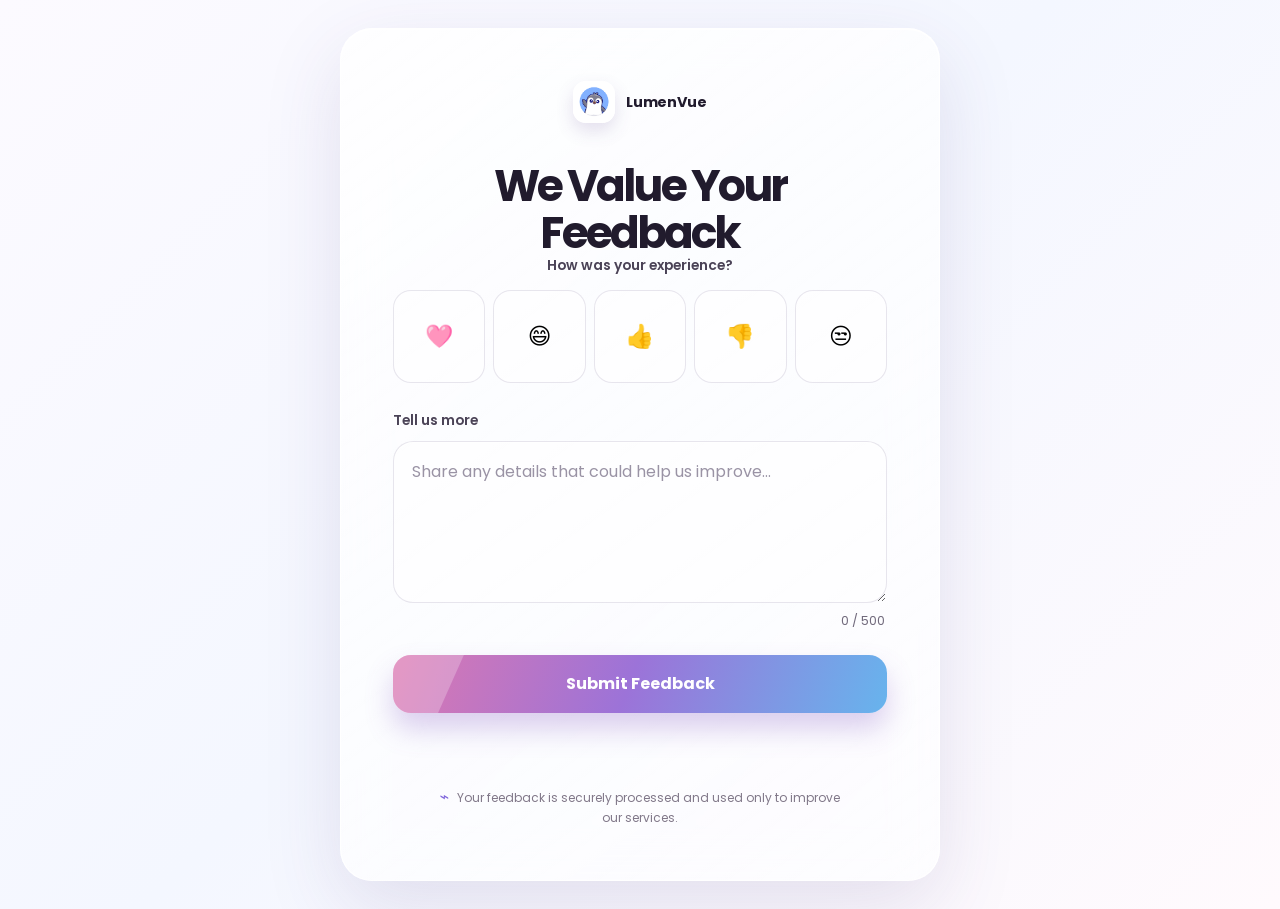
<file: index.html>
<!doctype html>
<html lang="en">
  <head>
    <meta charset="UTF-8" />
    <meta name="viewport" content="width=device-width, initial-scale=1.0" />
    <meta name="theme-color" content="#faf7ff" />
    <title>Customer Feedback Portal</title>
    <link rel="preconnect" href="https://fonts.googleapis.com" />
    <link rel="preconnect" href="https://fonts.gstatic.com" crossorigin />
    <link href="https://fonts.googleapis.com/css2?family=Poppins:wght@400;500;600;700&display=swap" rel="stylesheet" />
    <link rel="stylesheet" href="css/style.css" />
    <link rel="stylesheet" href="css/polish.css" />
    <script src="js/page-transitions.js" defer></script>
  </head>
  <body>
    <div class="ambient" aria-hidden="true">
      <span class="orb orb-one"></span><span class="orb orb-two"></span><span class="orb orb-three"></span>
      <span class="reflection reflection-one"></span><span class="reflection reflection-two"></span>
      <span class="particles"></span>
    </div>

    <main class="portal-frame">
      <section class="feedback-panel" aria-labelledby="page-title">
        <header class="brand">
          <img src="assets/logo.jpg" alt="LumenVue" class="brand-logo" decoding="async" />
          <div>
            <p class="brand-name">LumenVue</p>
          </div>
        </header>

        <form id="feedbackForm" novalidate>
          <div class="intro">
            <h1 id="page-title">We Value Your Feedback</h1>
          </div>

          <fieldset class="rating-fieldset">
            <legend>How was your experience?</legend>
            <div class="emoji-options" role="radiogroup" aria-label="Select your experience rating">
              <button type="button" class="emoji" role="radio" aria-checked="false" aria-label="Loved it" data-emoji="🩷">🩷</button>
              <button type="button" class="emoji" role="radio" aria-checked="false" aria-label="Very happy" data-emoji="😄">😄</button>
              <button type="button" class="emoji" role="radio" aria-checked="false" aria-label="Good" data-emoji="👍">👍</button>
              <button type="button" class="emoji" role="radio" aria-checked="false" aria-label="Not good" data-emoji="👎">👎</button>
              <button type="button" class="emoji" role="radio" aria-checked="false" aria-label="Disappointed" data-emoji="😒">😒</button>
            </div>
          </fieldset>
          <input type="hidden" id="emojiValue" name="emoji" />

          <div class="feedback-input">
            <label for="message">Tell us more</label>
            <textarea id="message" name="message" maxlength="500" placeholder="Share any details that could help us improve..." rows="5" required aria-describedby="charCounter"></textarea>
            <p id="charCounter" class="char-counter" aria-live="polite"><span id="charCount">0</span> / 500</p>
          </div>

          <button id="submitBtn" class="submit-button" type="submit">
            <span class="button-label">Submit Feedback</span>
            <span class="spinner" aria-hidden="true"></span>
          </button>
          <p id="result" class="result" role="status" aria-live="polite"></p>
        </form>

        <p class="privacy"><span aria-hidden="true">⌁</span> Your feedback is securely processed and used only to improve our services.</p>
      </section>
    </main>
    <script src="js/script.js"></script>
  </body>
</html>
</file>
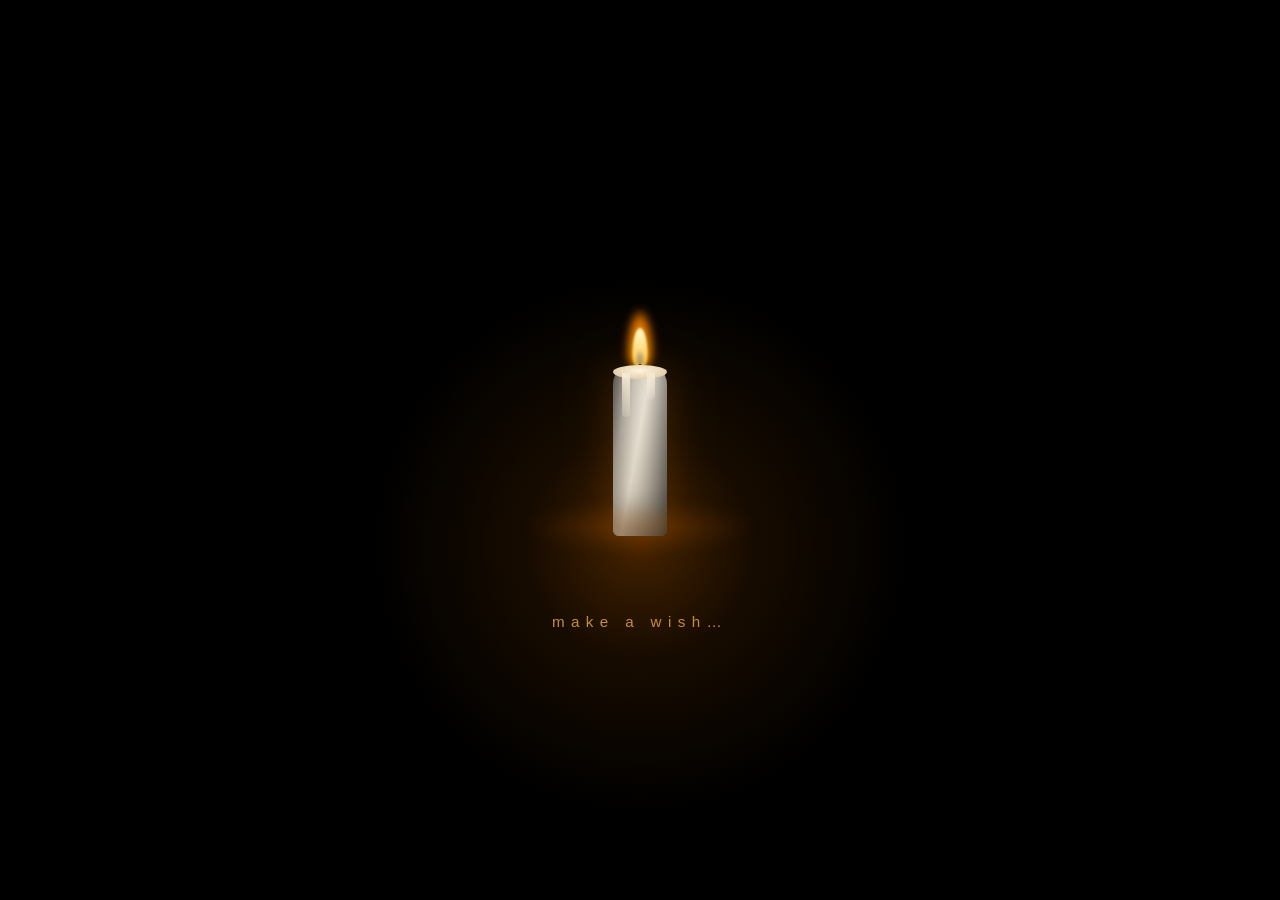
<file: Candle.html>
<!doctype html>
<html lang="en">

<head>
  <meta http-equiv="Content-Type" content="text/html; charset=UTF-8" />
  <meta name="viewport" content="width=device-width, initial-scale=1" />
  <link rel="stylesheet" href="css/css2" data-precedence="default" />
  <link rel="stylesheet" href="css/styles-D7swyh47.css"
    data-precedence="default" />
  <title>Make a Wish — Happy Birthday Deepika</title>
  <meta name="description"
    content="Blow out the candle and watch the night sky open into a magical birthday world of fireworks, stars and butterflies for Deepika." />
  <meta property="og:title" content="Make a Wish — Happy Birthday Deepika" />
  <meta property="og:description"
    content="A cinematic candle, fireworks and a magical midnight birthday world made just for Deepika." />
  <meta property="og:type" content="website" />
  <meta name="twitter:card" content="summary_large_image" />
  <link rel="modulepreload" href="js/index-rCFK9_Bq.js" />
  <link rel="modulepreload" href="js/routes-unnAuZaB.js" />
  <link rel="preconnect" href="https://fonts.googleapis.com/" />
  <link rel="preconnect" href="https://fonts.gstatic.com/" crossorigin="anonymous" />
  <style>
    @font-face {
      font-family: "CameraPlainVariable";
      src: url("https://cdn.gpteng.co/mcp-widgets/v1/fonts/CameraPlainVariable.woff2") format("woff2");
      font-weight: 100 900;
      font-style: normal;
      font-display: swap;
    }


  </style>
  <script defer="" src="js/_flock.js"
    data-proxy-url="/~api/analytics"></script>
  <meta name="twitter:title" content="Make a Wish — Happy Birthday Deepika" />
  <meta name="twitter:description"
    content="A cinematic candle, fireworks and a magical midnight birthday world made just for Deepika." />
</head>

<body>
  <!--$-->
  <main class="stage">
    <div class="candle-stage">
      <button type="button" aria-label="Blow out the candle" class="candle-hit">
        <span class="sr-only">Blow out the candle</span>
        <div class="candle">
          <div class="glow"></div>
          <div class="flame-wrap flame-wrap--lit">
            <div class="flame-outer"></div>
            <div class="flame-inner"></div>
            <div class="flame-core"></div>
          </div>
          <div class="smoke">
            <span style="animation-delay: 0s"></span><span style="animation-delay: 0.35s"></span><span
              style="animation-delay: 0.7s"></span>
          </div>
          <div class="wick"></div>
          <div class="wax">
            <div class="wax-top"></div>
            <div class="wax-drip wax-drip--a"></div>
            <div class="wax-drip wax-drip--b"></div>
          </div>
          <div class="pool"></div>
        </div>
      </button>
      <div class="motes" aria-hidden="true">
        <span style="left: 62.3802%; animation-delay: 1.14948s; animation-duration: 12.4813s;"></span>
        <span style="left: 66.0989%; animation-delay: 3.75159s; animation-duration: 14.4154s;"></span>
        <span style="left: 20.1915%; animation-delay: 1.79219s; animation-duration: 10.8558s;"></span>
        <span style="left: 58.0398%; animation-delay: 7.75832s; animation-duration: 16.0994s;"></span>
        <span style="left: 67.1065%; animation-delay: 0.299327s; animation-duration: 11.9814s;"></span>
        <span style="left: 86.9216%; animation-delay: 7.24005s; animation-duration: 11.7889s;"></span>
        <span style="left: 84.6334%; animation-delay: 7.49934s; animation-duration: 12.0553s;"></span>
        <span style="left: 42.932%; animation-delay: 7.73051s; animation-duration: 9.37309s;"></span>
        <span style="left: 46.852%; animation-delay: 6.45739s; animation-duration: 14.218s;"></span>
        <span style="left: 67.6029%; animation-delay: 2.12252s; animation-duration: 14.6943s;"></span>
        <span style="left: 10.5892%; animation-delay: 1.02979s; animation-duration: 11.4515s;"></span>
        <span style="left: 79.9936%; animation-delay: 6.32306s; animation-duration: 15.2628s;"></span>
        <span style="left: 32.3596%; animation-delay: 1.70643s; animation-duration: 9.87935s;"></span>
        <span style="left: 83.0084%; animation-delay: 3.77298s; animation-duration: 10.4628s;"></span>
      </div>
      <p class="wish-text">Make a wish…</p>
    </div>
    <canvas class="fireworks-canvas" aria-hidden="true"></canvas>
    <div class="flash" aria-hidden="true"></div>
  </main>
  <!--/$-->



  <style id="deepika-entry-fade">
  #entryFade {
    position: fixed;
    inset: 0;
    z-index: 9999;
    background: #05000d;
    opacity: 1;
    pointer-events: none;
    transition: opacity 1.2s ease;
  }

  body.entry-ready #entryFade {
    opacity: 0;
  }
</style>

  <div id="entryFade" aria-hidden="true"></div>

  <style>
 body.birthday-transition {
  background: #020006 !important;
}

.stage--leaving {
  animation: candleSceneFadeOut 0.9s ease forwards;
}

.candle-stage--leaving {
  opacity: 0;
  transform: scale(0.98);
}

@keyframes candleSceneFadeOut {
  from {
    opacity: 1;
  }

  to {
    opacity: 0;
  }
}
</style>



  <script>
  (function() {
    let audioCtx = null;
    let fireworksBuffer = null;

    // Transition timers
    let redirectTimer = null;
    let fadeTimer = null;

    function getAudioContext() {
      if (!audioCtx) {
        let AudioContextClass = window.AudioContext || window.webkitAudioContext;
        if (AudioContextClass) audioCtx = new AudioContextClass();
      }
      if (audioCtx && audioCtx.state === 'suspended') {
        audioCtx.resume();
      }
      return audioCtx;
    }

    // Preload & decode fireworks MP3 for low-latency simultaneous blasts
    async function loadFireworksAudio() {
      let ctx = getAudioContext();
      if (!ctx) return;
      try {
        const resp = await fetch('assets/sounds/fireworks.mp3');
        const arrayBuffer = await resp.arrayBuffer();
        fireworksBuffer = await ctx.decodeAudioData(arrayBuffer);
      } catch (err) {
        // Fallback handled smoothly if served under strict local CORS
      }
    }

    // Synthesize launch whistle sound
    function playWhistleSound(dur = 0.8) {
      let ctx = getAudioContext();
      if (!ctx) return;
      let t = ctx.currentTime;
      let osc = ctx.createOscillator();
      osc.type = 'sine';
      osc.frequency.setValueAtTime(450, t);
      osc.frequency.exponentialRampToValueAtTime(1600, t + dur);
      let g = ctx.createGain();
      g.gain.setValueAtTime(0.0001, t);
      g.gain.exponentialRampToValueAtTime(0.035, t + 0.1);
      g.gain.exponentialRampToValueAtTime(0.0001, t + dur);
      osc.connect(g).connect(ctx.destination);
      osc.start(t);
      osc.stop(t + dur + 0.05);
    }

    // Play blast audio on firework explosion
    function playExplosionSound(size = 1) {
      let ctx = getAudioContext();
      if (!ctx) return;

      if (fireworksBuffer) {
        let src = ctx.createBufferSource();
        src.buffer = fireworksBuffer;
        let gain = ctx.createGain();
        gain.gain.value = Math.min(1.0, 0.4 + size * 0.5);
        // Slight pitch and timing variation for each blast
        src.playbackRate.value = 0.88 + Math.random() * 0.26;
        src.connect(gain).connect(ctx.destination);
        src.start(0);
      } else {
        let audio = new Audio('assets/sounds/fireworks.mp3');
        audio.volume = Math.min(1.0, 0.4 + size * 0.5);
        audio.play().catch(() => {});
      }
    }

    function createNoiseBuffer(ctx, duration) {
      let sampleRate = ctx.sampleRate;
      let bufferSize = Math.floor(sampleRate * duration);
      let buffer = ctx.createBuffer(1, bufferSize, sampleRate);
      let data = buffer.getChannelData(0);
      for (let i = 0; i < bufferSize; i++) {
        data[i] = Math.random() * 2 - 1;
      }
      return buffer;
    }

    function playBlowSound() {
      let ctx = getAudioContext();
      if (!ctx) return;
      let t = ctx.currentTime;
      let src = ctx.createBufferSource();
      src.buffer = createNoiseBuffer(ctx, 0.7);
      let filter = ctx.createBiquadFilter();
      filter.type = 'bandpass';
      filter.frequency.setValueAtTime(500, t);
      filter.frequency.exponentialRampToValueAtTime(1600, t + 0.18);
      filter.frequency.exponentialRampToValueAtTime(300, t + 0.6);
      filter.Q.value = 0.8;
      let gain = ctx.createGain();
      gain.gain.setValueAtTime(0.0001, t);
      gain.gain.exponentialRampToValueAtTime(0.35, t + 0.08);
      gain.gain.exponentialRampToValueAtTime(0.0001, t + 0.55);
      src.connect(filter).connect(gain).connect(ctx.destination);
      src.start(t);
      src.stop(t + 0.7);
    }

    // State Handler & DOM Bindings
    let state = 'lit';
    function initApp() {
      document.body.classList.add('entry-ready');
      let btn = document.querySelector('.candle-hit');
      if (!btn || btn.dataset.initialized === 'true') return;

      btn.dataset.initialized = 'true';
      btn.addEventListener('click', handleBlow);
      btn.addEventListener('touchstart', handleBlow, { passive: false });
    }

    function triggerFlash() {
      let flashEl = document.querySelector('.flash');
      if (!flashEl) return;
      flashEl.classList.add('flash--on');
      setTimeout(() => {
        flashEl.classList.remove('flash--on');
      }, 140);
    }

    function handleBlow(e) {
      if (e) e.preventDefault();
      if (state !== 'lit') return;
      state = 'blowing';

      getAudioContext();
      loadFireworksAudio();
      playBlowSound();

      let candleStage = document.querySelector('.candle-stage');
      let flameWrap = document.querySelector('.flame-wrap');
      let glow = document.querySelector('.glow');
      let smoke = document.querySelector('.smoke');
      let pool = document.querySelector('.pool');
      let wishText = document.querySelector('.wish-text');

      if (flameWrap) {
        flameWrap.className = 'flame-wrap flame-wrap--blowing';
      }

      setTimeout(() => {
        state = 'out';
        if (flameWrap) flameWrap.className = 'flame-wrap flame-wrap--out';
        if (glow) glow.classList.add('glow--off');
        if (pool) pool.classList.add('pool--off');
        if (smoke) smoke.classList.add('smoke--on');
        if (wishText) wishText.classList.add('wish-text--gone');
      }, 520);

      setTimeout(() => {
        state = 'gone';
        if (flameWrap) flameWrap.className = 'flame-wrap flame-wrap--gone';
        if (candleStage) candleStage.classList.add('candle-stage--gone', 'candle-stage--dim');
      }, 1900);

      setTimeout(() => {
  startFireworks();

  if (redirectTimer) {
    clearTimeout(redirectTimer);
  }

  redirectTimer = setTimeout(
    finishCandleExperience,
    7000
  );
}, 2600);
    }
    function finishCandleExperience() {
  fireworksRunning = false;

  if (redirectTimer) {
    clearTimeout(redirectTimer);
    redirectTimer = null;
  }

  const stage =
    document.querySelector('.stage');

  const candleStage =
    document.querySelector('.candle-stage');

  if (stage) {
    stage.classList.add(
      'stage--leaving'
    );
  }

  if (candleStage) {
    candleStage.classList.add(
      'candle-stage--leaving'
    );
  }

  document.body.classList.add(
    'birthday-transition'
  );

  if (fadeTimer) {
    clearTimeout(fadeTimer);
  }

  fadeTimer = setTimeout(() => {
    fadeTimer = null;
    window.location.href = 'Birthday.html';
  }, 900);
}

    // Canvas Fireworks Engine
    let fireworksRunning = false;
    function startFireworks() {
      let canvas = document.querySelector('.fireworks-canvas');
      if (!canvas) return;
      fireworksRunning = true;

      let ctx = canvas.getContext('2d');
      let w = 0, h = 0, dpr = 1;

      function resize() {
        dpr = Math.min(window.devicePixelRatio || 1, 2);
        w = canvas.clientWidth;
        h = canvas.clientHeight;
        canvas.width = Math.floor(w * dpr);
        canvas.height = Math.floor(h * dpr);
        ctx.setTransform(dpr, 0, 0, dpr, 0, 0);
      }
      resize();
      window.addEventListener('resize', resize);

      let particles = [];
      let rockets = [];
      let vibrantHues = [330, 310, 280, 260, 215, 190, 165, 120, 50, 25, 0];

      function explode(rocket) {
        triggerFlash();
        playExplosionSound(rocket.size);

        let count = Math.round((70 + Math.random() * 110) * rocket.size);
        let speed = 2.4 + rocket.size * 3.2;

        for (let i = 0; i < count; i++) {
          let angle = (Math.PI * 2 * i) / count + Math.random() * 0.14;
          let v = speed * (0.55 + Math.random() * 0.6);
          if (rocket.shape === 'ring') v = speed * (0.94 + Math.random() * 0.12);
          if (rocket.shape === 'palm') v = speed * (i % 6 === 0 ? 1.15 : 0.45);
          let isWillow = rocket.shape === 'willow';

          particles.push({
            x: rocket.x,
            y: rocket.y,
            vx: Math.cos(angle) * v,
            vy: Math.sin(angle) * v * (isWillow ? 0.75 : 1),
            life: 0,
            maxLife: (isWillow ? 140 : 75) + Math.random() * 60,
            hue: rocket.hue + (Math.random() * 32 - 16),
            sat: 100,
            light: 65 + Math.random() * 18,
            size: 1.2 + Math.random() * 1.8 * rocket.size,
            drag: isWillow ? 0.978 : 0.962,
            glitter: Math.random() < 0.35
          });
        }

        // Secondary spark core
        for (let i = 0; i < 24; i++) {
          let angle = Math.random() * Math.PI * 2;
          particles.push({
            x: rocket.x,
            y: rocket.y,
            vx: Math.cos(angle) * Math.random() * 2.8,
            vy: Math.sin(angle) * Math.random() * 2.8,
            life: 0,
            maxLife: 24,
            hue: (rocket.hue + 45) % 360,
            sat: 90,
            light: 96,
            size: 2.2,
            drag: 0.9,
            glitter: false
          });
        }
      }

      function launchRocket(opts = {}) {
        let size = opts.size ?? 0.65 + Math.random() * 0.75;
        let hue = opts.hue ?? vibrantHues[Math.floor(Math.random() * vibrantHues.length)];
        let rx = opts.x ?? w * (0.1 + Math.random() * 0.8);
        let targetY = opts.targetY ?? h * (0.1 + Math.random() * 0.4);
        let shapes = ['sphere', 'ring', 'willow', 'palm', 'sphere'];
        let shape = opts.shape ?? shapes[Math.floor(Math.random() * shapes.length)];

        rockets.push({
          x: rx,
          y: h + 10,
          vx: (Math.random() - 0.5) * 1.4,
          vy: -(9.5 + Math.random() * 4),
          targetY: targetY,
          hue: hue,
          size: size,
          shape: shape
        });

        playWhistleSound(0.7);
      }

      // Rich opening sequence
      let seq = [
        { delay: 0, opts: { x: w * 0.5, size: 1.2, hue: 330, shape: 'sphere' } },
        { delay: 450, opts: { x: w * 0.25, size: 0.85, hue: 280, shape: 'ring' } },
        { delay: 650, opts: { x: w * 0.75, size: 0.85, hue: 195, shape: 'ring' } },
        { delay: 1200, opts: { x: w * 0.4, size: 1.1, hue: 45, shape: 'palm' } },
        { delay: 1400, opts: { x: w * 0.6, size: 1.0, hue: 165, shape: 'willow' } },
        { delay: 2000, opts: { x: w * 0.2, size: 0.9, hue: 310 } },
        { delay: 2200, opts: { x: w * 0.8, size: 0.95, hue: 15 } },
        { delay: 2500, opts: { x: w * 0.5, size: 1.3, hue: 50, shape: 'palm' } },
        { delay: 3000, opts: { x: w * 0.35, size: 0.8, hue: 215, shape: 'ring' } },
        { delay: 3200, opts: { x: w * 0.65, size: 0.8, hue: 330, shape: 'willow' } }
      ];

      seq.forEach(s => {
        setTimeout(() => {
          if (fireworksRunning) launchRocket(s.opts);
        }, s.delay);
      });

      // High-energy continuous multi-salvo launcher
      setInterval(() => {
        if (!fireworksRunning || document.visibilityState !== 'visible') return;

        let count = Math.random() < 0.6 ? 2 : 1;
        for (let i = 0; i < count; i++) {
          setTimeout(() => {
            launchRocket({
              size: 0.55 + Math.random() * 0.85,
              hue: vibrantHues[Math.floor(Math.random() * vibrantHues.length)]
            });
          }, i * 220);
        }
      }, 1100);

      // Interactive click to shoot fireworks
      canvas.addEventListener('click', (e) => {
        let rect = canvas.getBoundingClientRect();
        let targetX = e.clientX - rect.left;
        let targetY = e.clientY - rect.top;
        launchRocket({
          x: targetX,
          targetY: targetY,
          size: 1.1 + Math.random() * 0.4
        });
      });

      function frame() {
        if (!fireworksRunning) return;
        requestAnimationFrame(frame);

        ctx.globalCompositeOperation = 'source-over';
        ctx.fillStyle = 'rgba(4, 2, 12, 0.22)';
        ctx.fillRect(0, 0, w, h);
        ctx.globalCompositeOperation = 'lighter';

        for (let i = rockets.length - 1; i >= 0; i--) {
          let r = rockets[i];
          r.x += r.vx;
          r.y += r.vy;
          r.vy += 0.14;

          ctx.beginPath();
          ctx.fillStyle = `hsla(${r.hue}, 95%, 80%, 0.95)`;
          ctx.arc(r.x, r.y, 2.2, 0, Math.PI * 2);
          ctx.fill();

          particles.push({
            x: r.x,
            y: r.y,
            vx: (Math.random() - 0.5) * 0.6,
            vy: 0.5 + Math.random() * 0.6,
            life: 0,
            maxLife: 18 + Math.random() * 12,
            hue: r.hue,
            sat: 85,
            light: 85,
            size: 1.3,
            drag: 0.93,
            glitter: false
          });

          if (r.y <= r.targetY || r.vy >= -0.5) {
            explode(r);
            rockets.splice(i, 1);
          }
        }

        for (let i = particles.length - 1; i >= 0; i--) {
          let p = particles[i];
          p.life++;
          p.vx *= p.drag;
          p.vy = p.vy * p.drag + 0.048;
          p.x += p.vx;
          p.y += p.vy;

          let alpha = 1 - p.life / p.maxLife;
          if (alpha <= 0) {
            particles.splice(i, 1);
            continue;
          }
          if (p.glitter) alpha *= Math.random() < 0.5 ? 0.2 : 1;

          ctx.beginPath();
          ctx.fillStyle = `hsla(${p.hue}, ${p.sat}%, ${p.light}%, ${alpha})`;
          ctx.arc(p.x, p.y, Math.max(0.2, p.size * (1 - (p.life / p.maxLife) * 0.4)), 0, Math.PI * 2);
          ctx.fill();
        }
      }
      requestAnimationFrame(frame);
    }

    if (document.readyState === 'loading') {
      document.addEventListener('DOMContentLoaded', initApp);
    } else {
      initApp();
    }
  })();
  </script>
</body>

</html>
</file>
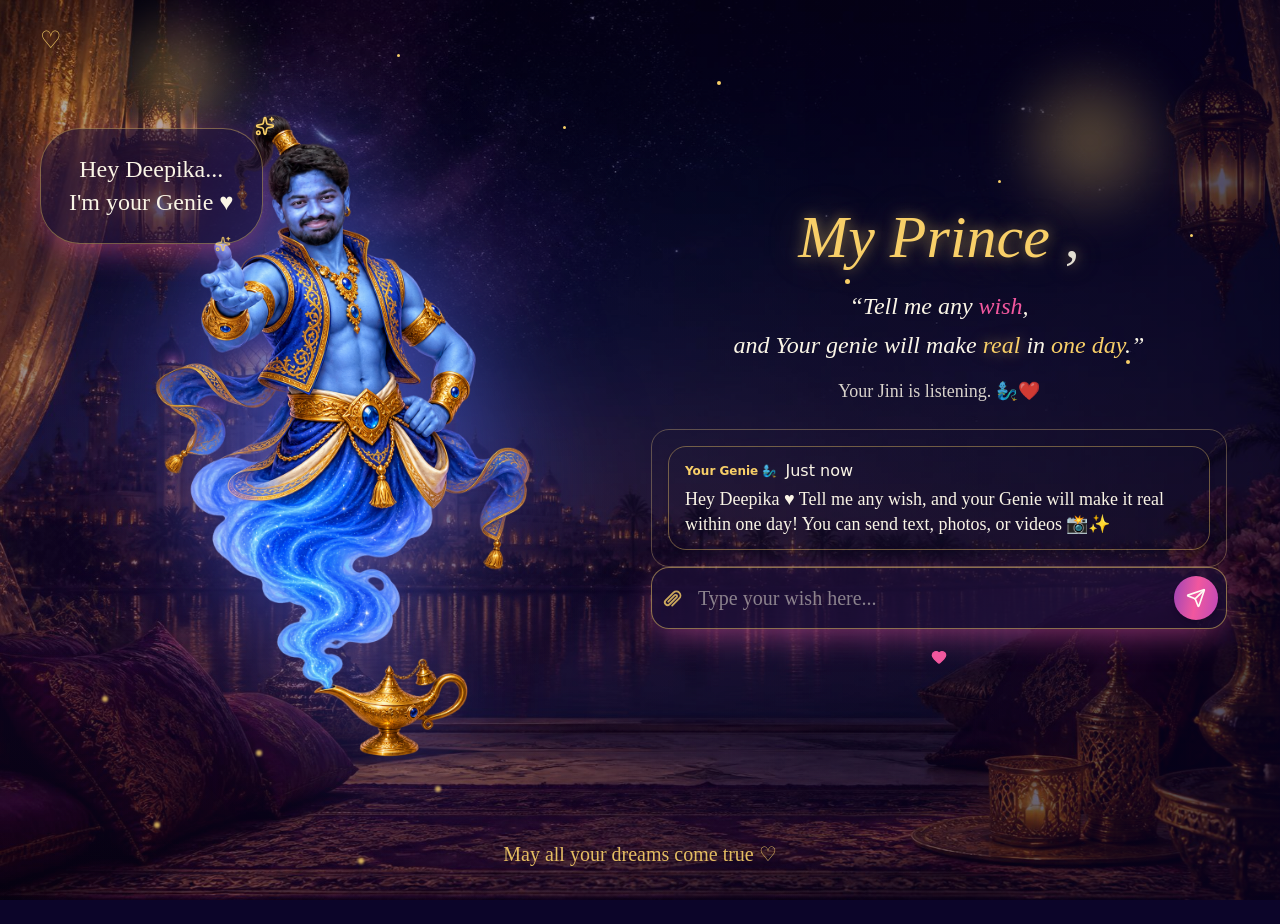
<file: For Deepika — Make a Wish.html>
<!DOCTYPE html>
<!-- saved from url=(0057)https://preview-%2Dpixel-perfect-render-1324.lovable.app/ -->
<html lang="en" data-tsd-source="/src/routes/__root.tsx:111:5">
	<head data-tsd-source="/src/routes/__root.tsx:112:7">
		<meta http-equiv="Content-Type" content="text/html; charset=UTF-8">
		<meta name="viewport" content="width=device-width, initial-scale=1">
		<link rel="preload" as="image" href="./For Deepika — Make a Wish_files/night-terrace-BqXFR79o.jpg">
		<link rel="stylesheet" href="./For Deepika — Make a Wish_files/styles-CwgaZ4NS.css" data-precedence="default">
		<title>For Deepika — Make a Wish</title>
		<meta name="author" content="Lovable">
		<meta property="og:type" content="website">
		<meta name="twitter:card" content="summary_large_image">
		<meta name="twitter:site" content="@Lovable">
		<meta name="description" content="A magical Arabian night wish chamber for Deepika. Tell your Jini any wish and he&#39;ll try to make it real within one day.">
		<meta property="og:title" content="For Deepika — Make a Wish">
		<meta property="og:description" content="Tell me any wish, and I&#39;ll try to make it real within one day.">

		<link rel="icon" href="https://preview--pixel-perfect-render-1324.lovable.app/favicon.ico" type="image/x-icon">
		<link rel="preconnect" href="https://fonts.googleapis.com/">
		<link rel="preconnect" href="https://fonts.gstatic.com/" crossorigin="anonymous">
<style>
	@font-face {
		font-family: 'CameraPlainVariable';
		src: url('https://cdn.gpteng.co/mcp-widgets/v1/fonts/CameraPlainVariable.woff2') format('woff2');
		font-weight: 100 900;
		font-style: normal;
		font-display: swap;
	}

	#lovable-badge {
		--badge-bg: #1b1b1b;
		--badge-text: #c5c1b9;
		--badge-text-hover: #dcdad5;
		--badge-radius: 6px;
		--badge-padding: 8px;
		--badge-gap: 6px;
		--badge-shadow: 
			0 0 0 1px rgba(0, 0, 0, 0.88),
			0 1px 0 0 rgba(0, 0, 0, 0.04),
			0 2px 2px -1px rgba(0, 0, 0, 0.08),
			0 4px 4px -2px rgba(0, 0, 0, 0.08),
			0 8px 8px -4px rgba(0, 0, 0, 0.08),
			0 16px 16px -8px rgba(0, 0, 0, 0.08);
		--badge-transition-duration: 0.2s;
		--badge-transition-easing: cubic-bezier(0.16, 1, 0.32, 1);
		--focus-color: #575ECF;
		--focus-offset: 2px;
		--focus-width: 2px;
		
		position: fixed;
		bottom: 12px;
		right: 12px;
		height: 24px;
		display: flex;
		align-items: center;
		z-index: 1000000;
		background-color: var(--badge-bg) !important;
		color: var(--badge-text) !important;
		border-radius: var(--badge-radius);
		box-shadow: var(--badge-shadow) !important;
		font-size: 12px;
		font-family: CameraPlainVariable, "CameraPlainVariable Fallback", -apple-system, BlinkMacSystemFont, 'Segoe UI', Roboto, sans-serif;
		font-weight: 400 !important;
		text-transform: none !important;
		font-feature-settings: normal !important;
		transform: translateZ(0);
		will-change: transform, opacity;
	}

	#lovable-badge-cta {
		display: flex;
		align-items: center;
		gap: var(--badge-gap);
		padding: 0 var(--badge-padding);
		height: 100%;
		color: inherit;
		text-decoration: none;
		white-space: nowrap;
		border-radius: var(--badge-radius) 0 0 var(--badge-radius);
		transition: 
			background-color var(--badge-transition-duration) ease,
			color var(--badge-transition-duration) ease,
			transform 0.1s ease;
	}

	#lovable-badge-cta:hover {
		background: rgba(255, 255, 255, 0.04);
		color: var(--badge-text-hover);
	}

	#lovable-badge-cta:active {
		transform: scale(0.98);
	}

	#lovable-badge-cta:focus {
		outline: none;
	}

	#lovable-badge-cta:focus-visible {
		outline: var(--focus-width) solid var(--focus-color);
		outline-offset: var(--focus-offset);
		z-index: 1;
	}

	#lovable-badge-text {
		line-height: 1;
	}

	#lovable-badge-divider {
		width: 1px;
		height: 24px;
		background-color: rgba(255, 255, 255, 0.04);
		flex-shrink: 0;
	}

	#lovable-badge-close {
		width: 24px;
		height: 24px;
		min-width: 24px;
		min-height: 24px;
		cursor: pointer;
		background: none;
		border: none;
		padding: 0;
		display: flex;
		align-items: center;
		justify-content: center;
		border-radius: 0 var(--badge-radius) var(--badge-radius) 0;
		flex-shrink: 0;
		transition: 
			background-color var(--badge-transition-duration) ease,
			transform 0.1s ease;
	}

	#lovable-badge-close:hover {
		background: rgba(255, 255, 255, 0.04);
	}

	#lovable-badge-close:active {
		transform: scale(0.92);
	}

	#lovable-badge-close:focus {
		outline: none;
	}

	#lovable-badge-close:focus-visible {
		outline: var(--focus-width) solid var(--focus-color);
		outline-offset: calc(var(--focus-offset) * -1);
		z-index: 1;
	}

	#lovable-badge-close svg path {
		fill: var(--badge-text);
		transition: fill var(--badge-transition-duration) ease;
	}

	#lovable-badge-close:hover svg path {
		fill: var(--badge-text-hover);
	}

	@media (prefers-reduced-motion: reduce) {
		#lovable-badge-cta,
		#lovable-badge-close,
		#lovable-badge-close svg path {
			transition: none;
		}
		
		#lovable-badge-cta:active,
		#lovable-badge-close:active {
			transform: none;
		}
	}

	@media (prefers-contrast: high) {
		#lovable-badge {
			--badge-bg: #000;
			--badge-text: #fff;
			--badge-text-hover: #fff;
			border: 2px solid currentColor;
		}
		
		#lovable-badge-cta:focus-visible,
		#lovable-badge-close:focus-visible {
			outline-width: 3px;
		}
	}
</style>
<meta name="twitter:title" content="For Deepika — Make a Wish">
<meta name="twitter:description" content="Tell me any wish, and I&amp;#x27;ll try to make it real within one day.">
<meta property="og:image" content="https://pub-bb2e103a32db4e198524a2e9ed8f35b4.r2.dev/feb479336c590497ce9343df16bb9697/id-preview-7b99a71a--12e1e5c8-9c05-4b82-976b-d3ad65f00448.lovable.app-1788606206787.png"><meta name="twitter:image" content="https://pub-bb2e103a32db4e198524a2e9ed8f35b4.r2.dev/feb479336c590497ce9343df16bb9697/id-preview-7b99a71a--12e1e5c8-9c05-4b82-976b-d3ad65f00448.lovable.app-1788606206787.png"></head><body data-tsd-source="/src/routes/__root.tsx:115:7"><!--$--><main class="relative min-h-screen overflow-hidden bg-background" data-tsd-source="/src/routes/index.tsx:74:5"><img src="./For Deepika — Make a Wish_files/night-terrace-BqXFR79o.jpg" alt="An Arabian palace terrace under a starry crescent-moon night" width="1920" height="1280" class="absolute inset-0 h-full w-full animate-rise-in object-cover" data-tsd-source="/src/routes/index.tsx:75:7"><div class="absolute inset-0 bg-[radial-gradient(120%_90%_at_20%_60%,oklch(0.3_0.14_300/35%),transparent_60%)]" data-tsd-source="/src/routes/index.tsx:82:7"></div><div class="absolute inset-0 bg-[linear-gradient(90deg,oklch(0.14_0.07_285/30%)_0%,oklch(0.14_0.07_285/40%)_45%,oklch(0.14_0.07_285/72%)_100%)]" data-tsd-source="/src/routes/index.tsx:83:7"></div><div class="absolute left-[14%] top-0 h-40 w-40 -translate-x-1/2 animate-lantern-glow rounded-full bg-[radial-gradient(circle,oklch(0.87_0.13_88/45%),transparent_70%)] blur-xl" style="animation-delay:1s" data-tsd-source="/src/routes/index.tsx:86:7"></div><div class="absolute right-[8%] top-[6%] h-44 w-44 animate-lantern-glow rounded-full bg-[radial-gradient(circle,oklch(0.87_0.13_88/40%),transparent_70%)] blur-xl" style="animation-delay:2s" data-tsd-source="/src/routes/index.tsx:90:7"></div><span class="absolute rounded-full bg-accent animate-twinkle" style="top:9%;left:56%;width:4px;height:4px;animation-delay:0s" data-tsd-source="/src/routes/index.tsx:96:9"></span><span class="absolute rounded-full bg-accent animate-twinkle" style="top:20%;left:78%;width:3px;height:3px;animation-delay:0.7s" data-tsd-source="/src/routes/index.tsx:96:9"></span><span class="absolute rounded-full bg-accent animate-twinkle" style="top:31%;left:66%;width:5px;height:5px;animation-delay:1.3s" data-tsd-source="/src/routes/index.tsx:96:9"></span><span class="absolute rounded-full bg-accent animate-twinkle" style="top:14%;left:44%;width:3px;height:3px;animation-delay:1.9s" data-tsd-source="/src/routes/index.tsx:96:9"></span><span class="absolute rounded-full bg-accent animate-twinkle" style="top:40%;left:88%;width:4px;height:4px;animation-delay:2.5s" data-tsd-source="/src/routes/index.tsx:96:9"></span><span class="absolute rounded-full bg-accent animate-twinkle" style="top:6%;left:31%;width:3px;height:3px;animation-delay:1.1s" data-tsd-source="/src/routes/index.tsx:96:9"></span><span class="absolute rounded-full bg-accent animate-twinkle" style="top:26%;left:93%;width:3px;height:3px;animation-delay:0.4s" data-tsd-source="/src/routes/index.tsx:96:9"></span><span class="absolute size-1.5 animate-drift-up rounded-full bg-accent/80 blur-[1px]" style="left:12%;bottom:8%;animation-delay:0s" data-tsd-source="/src/routes/index.tsx:110:9"></span><span class="absolute size-1.5 animate-drift-up rounded-full bg-accent/80 blur-[1px]" style="left:20%;bottom:16%;animation-delay:1.1s" data-tsd-source="/src/routes/index.tsx:110:9"></span><span class="absolute size-1.5 animate-drift-up rounded-full bg-accent/80 blur-[1px]" style="left:28%;bottom:4%;animation-delay:2.2s" data-tsd-source="/src/routes/index.tsx:110:9"></span><span class="absolute size-1.5 animate-drift-up rounded-full bg-accent/80 blur-[1px]" style="left:8%;bottom:22%;animation-delay:1.6s" data-tsd-source="/src/routes/index.tsx:110:9"></span><span class="absolute size-1.5 animate-drift-up rounded-full bg-accent/80 blur-[1px]" style="left:34%;bottom:12%;animation-delay:0.6s" data-tsd-source="/src/routes/index.tsx:110:9"></span><div class="relative z-10 flex min-h-screen flex-col" data-tsd-source="/src/routes/index.tsx:117:7"><header class="flex animate-rise-in flex-wrap items-center justify-between gap-4 px-6 py-6 md:px-10" style="animation-delay:0.4s" data-tsd-source="/src/routes/index.tsx:118:9"><p class="font-script text-2xl text-accent" data-tsd-source="/src/routes/index.tsx:122:11">♡</p></header><div class="grid flex-1 items-center gap-6 px-6 pb-12 md:px-10 lg:grid-cols-[minmax(0,1fr)_minmax(0,1.05fr)]" data-tsd-source="/src/routes/index.tsx:140:9"><div class="relative" data-tsd-source="/src/routes/index.tsx:142:11"><img src="./For Deepika — Make a Wish_files/genie-prince-BYPyfA2d.png" alt="A prince genie rising from a golden lamp in swirling blue magic" width="1024" height="1536" loading="lazy" class="mx-auto max-h-[72vh] w-auto animate-smoke-rise drop-shadow-[0_0_60px_oklch(0.6_0.2_270/60%)]" style="animation-delay:2.2s" data-tsd-source="/src/routes/index.tsx:143:13"><div class="absolute left-2 top-4 max-w-[16rem] animate-rise-in md:left-0" style="animation-delay:4.2s" data-tsd-source="/src/routes/index.tsx:153:13"><div class="animate-float-soft rounded-[2.5rem] border border-accent/40 bg-card px-7 py-6 text-center shadow-[var(--shadow-glow)] backdrop-blur-md" data-tsd-source="/src/routes/index.tsx:157:15"><p class="font-script text-2xl leading-snug text-foreground" data-tsd-source="/src/routes/index.tsx:158:17">Hey Deepika...<br data-tsd-source="/src/routes/index.tsx:160:19">I'm your Genie ♥<br data-tsd-source="/src/routes/index.tsx:162:19"></p></div><svg xmlns="http://www.w3.org/2000/svg" width="24" height="24" viewBox="0 0 24 24" fill="none" stroke="currentColor" stroke-width="2" stroke-linecap="round" stroke-linejoin="round" class="lucide lucide-sparkles absolute -right-3 -top-3 size-5 animate-twinkle text-accent" aria-hidden="true" data-tsd-source="/src/routes/index.tsx:166:15"><path d="M11.017 2.814a1 1 0 0 1 1.966 0l1.051 5.558a2 2 0 0 0 1.594 1.594l5.558 1.051a1 1 0 0 1 0 1.966l-5.558 1.051a2 2 0 0 0-1.594 1.594l-1.051 5.558a1 1 0 0 1-1.966 0l-1.051-5.558a2 2 0 0 0-1.594-1.594l-5.558-1.051a1 1 0 0 1 0-1.966l5.558-1.051a2 2 0 0 0 1.594-1.594z"></path><path d="M20 2v4"></path><path d="M22 4h-4"></path><circle cx="4" cy="20" r="2"></circle></svg><svg xmlns="http://www.w3.org/2000/svg" width="24" height="24" viewBox="0 0 24 24" fill="none" stroke="currentColor" stroke-width="2" stroke-linecap="round" stroke-linejoin="round" class="lucide lucide-sparkles absolute -bottom-2 right-8 size-4 animate-twinkle text-accent/80" aria-hidden="true" style="animation-delay:1.4s" data-tsd-source="/src/routes/index.tsx:167:15"><path d="M11.017 2.814a1 1 0 0 1 1.966 0l1.051 5.558a2 2 0 0 0 1.594 1.594l5.558 1.051a1 1 0 0 1 0 1.966l-5.558 1.051a2 2 0 0 0-1.594 1.594l-1.051 5.558a1 1 0 0 1-1.966 0l-1.051-5.558a2 2 0 0 0-1.594-1.594l-5.558-1.051a1 1 0 0 1 0-1.966l5.558-1.051a2 2 0 0 0 1.594-1.594z"></path><path d="M20 2v4"></path><path d="M22 4h-4"></path><circle cx="4" cy="20" r="2"></circle></svg></div></div><section class="mx-auto w-full max-w-xl text-center" data-tsd-source="/src/routes/index.tsx:175:11"><h1 class="animate-rise-in font-display text-5xl italic text-accent text-glow-gold md:text-6xl" style="animation-delay:5.2s" data-tsd-source="/src/routes/index.tsx:176:13">My <span class="text-accent" data-tsd-source="/src/routes/index.tsx:180:18">Prince</span> <span class="not-italic text-foreground/90" data-tsd-source="/src/routes/index.tsx:181:15">,</span></h1><p class="mt-5 animate-rise-in font-display text-xl italic leading-relaxed text-foreground md:text-2xl" style="animation-delay:6.2s" data-tsd-source="/src/routes/index.tsx:184:13">“Tell me any <span class="text-primary" data-tsd-source="/src/routes/index.tsx:188:34">wish</span>,<br data-tsd-source="/src/routes/index.tsx:189:15">and Your genie will make <span class="text-accent text-glow-gold" data-tsd-source="/src/routes/index.tsx:190:44">real</span> <!-- -->in <span class="text-accent" data-tsd-source="/src/routes/index.tsx:191:22">one day</span>.”</p><p class="mt-3 animate-rise-in font-script text-lg text-foreground/85" style="animation-delay:6.6s" data-tsd-source="/src/routes/index.tsx:193:13">Your Jini is listening. 🧞‍♂️❤️</p><div id="wishChatContainer" class="mt-6 animate-rise-in max-w-xl mx-auto text-left" style="animation-delay:7.2s">
  <div id="chatStream" class="flex flex-col gap-3 mb-4 max-h-[300px] overflow-y-auto p-4 rounded-2xl bg-black/40 backdrop-blur-md border border-accent/30 shadow-inner" style="scrollbar-width: thin; scrollbar-color: rgba(247,216,137,0.3) transparent;">
    <div class="flex flex-col self-start max-w-[88%] rounded-2xl rounded-tl-none bg-indigo-950/80 border border-accent/40 px-4 py-3 text-foreground shadow-md animate-rise-in">
      <div class="flex items-center gap-2 mb-1">
        <span class="text-xs font-bold text-accent">Your Genie 🧞‍♂️</span>
        <span class="text-[10px] text-foreground/50">Just now</span>
      </div>
      <p class="font-script text-lg leading-snug">Hey Deepika ♥ Tell me any wish, and your Genie will make it real within one day! You can send text, photos, or videos 📸✨</p>
    </div>
  </div>

  <form id="genieWishForm" enctype="multipart/form-data" class="flex flex-col gap-3">
    <div id="mediaPreviewContainer" class="hidden relative rounded-xl border border-accent/40 bg-black/70 p-3 max-h-44 overflow-hidden flex items-center justify-between backdrop-blur-md">
      <div id="previewContent" class="flex items-center gap-3 overflow-x-auto p-1"></div>
      <button type="button" id="removeMediaBtn" class="ml-2 bg-red-600/80 hover:bg-red-500 text-white rounded-full p-1.5 w-7 h-7 flex items-center justify-center text-xs font-bold transition-all cursor-pointer" title="Remove media">✕</button>
    </div>

    <div class="relative flex items-center gap-2 rounded-2xl border border-accent/50 bg-card p-2 shadow-[var(--shadow-glow)] backdrop-blur-md focus-within:ring-2 focus-within:ring-accent/60">
      <label for="mediaInput" class="cursor-pointer p-2.5 text-accent/80 hover:text-accent transition-colors flex items-center justify-center rounded-full hover:bg-accent/10" title="Attach photo or video">
        <svg xmlns="http://www.w3.org/2000/svg" width="22" height="22" viewBox="0 0 24 24" fill="none" stroke="currentColor" stroke-width="2" stroke-linecap="round" stroke-linejoin="round" class="lucide lucide-paperclip"><path d="M13.234 20.252 21 12.486a4.5 4.5 0 0 0-6.364-6.364l-8.485 8.485a3 3 0 0 0 4.242 4.242l7.778-7.778a1.5 1.5 0 0 0-2.122-2.122l-7.07 7.071"/></svg>
      </label>
      <input type="file" id="mediaInput" name="attachment" accept="image/*,video/*" class="hidden">

      <textarea id="wishText" name="message" class="flex-1 min-h-[44px] max-h-32 bg-transparent px-2 py-2 font-script text-xl text-foreground focus:outline-none resize-none placeholder:text-foreground/50" placeholder="Type your wish here..." rows="1"></textarea>

      <button id="sendWishBtn" type="submit" class="inline-flex items-center justify-center rounded-full bg-[image:var(--gradient-wish)] p-3 text-primary-foreground shadow-md transition-all hover:scale-105 active:scale-95 disabled:opacity-50 disabled:cursor-not-allowed cursor-pointer" title="Send Wish">
        <svg xmlns="http://www.w3.org/2000/svg" width="20" height="20" viewBox="0 0 24 24" fill="none" stroke="currentColor" stroke-width="2" stroke-linecap="round" stroke-linejoin="round" class="lucide lucide-send"><path d="M14.536 21.686a.5.5 0 0 0 .937-.024l6.5-19a.496.496 0 0 0-.635-.635l-19 6.5a.5.5 0 0 0-.024.937l7.93 3.18a2 2 0 0 1 1.112 1.11z"/><path d="m21.854 2.147-10.94 10.939"/></svg>
      </button>
    </div>
    <p id="wishStatusMsg" class="text-center font-script text-sm text-accent hidden mt-1"></p>
  </form>
</div>

<script>
(function() {
  const genieWishForm = document.getElementById('genieWishForm');
  const mediaInput = document.getElementById('mediaInput');
  const mediaPreviewContainer = document.getElementById('mediaPreviewContainer');
  const previewContent = document.getElementById('previewContent');
  const removeMediaBtn = document.getElementById('removeMediaBtn');
  const wishText = document.getElementById('wishText');
  const sendWishBtn = document.getElementById('sendWishBtn');
  const wishStatusMsg = document.getElementById('wishStatusMsg');
  const chatStream = document.getElementById('chatStream');

  let selectedFile = null;

  function fileToBase64(file) {
    return new Promise((resolve) => {
      if (file.size > 2 * 1024 * 1024) {
        resolve(`[Attached file: ${file.name} (${(file.size / (1024*1024)).toFixed(2)} MB)]`);
        return;
      }
      const reader = new FileReader();
      reader.readAsDataURL(file);
      reader.onload = () => resolve(reader.result);
      reader.onerror = () => resolve(`[Attached file: ${file.name}]`);
    });
  }

  wishText.addEventListener('input', function() {
    this.style.height = 'auto';
    this.style.height = Math.min(this.scrollHeight, 120) + 'px';
  });

  mediaInput.addEventListener('change', function(e) {
    const file = e.target.files[0];
    if (!file) return;
    selectedFile = file;
    previewContent.innerHTML = '';

    if (file.type.startsWith('image/')) {
      const img = document.createElement('img');
      img.src = URL.createObjectURL(file);
      img.className = 'max-h-28 rounded-lg object-cover border border-accent/40 shadow-sm';
      previewContent.appendChild(img);
    } else if (file.type.startsWith('video/')) {
      const vid = document.createElement('video');
      vid.src = URL.createObjectURL(file);
      vid.className = 'max-h-28 rounded-lg border border-accent/40 shadow-sm';
      vid.controls = true;
      previewContent.appendChild(vid);
    }
    
    const fileMeta = document.createElement('div');
    fileMeta.className = 'flex flex-col text-xs text-foreground/80 font-sans';
    fileMeta.innerHTML = `<span class="font-bold text-accent truncate max-w-[160px]">${file.name}</span><span class="text-[10px] text-foreground/60">${(file.size / (1024*1024)).toFixed(2)} MB</span>`;
    previewContent.appendChild(fileMeta);

    mediaPreviewContainer.classList.remove('hidden');
  });

  removeMediaBtn.addEventListener('click', function() {
    selectedFile = null;
    mediaInput.value = '';
    previewContent.innerHTML = '';
    mediaPreviewContainer.classList.add('hidden');
  });

  // Configurable Django Backend API Base URL
  const API_BASE_URL = (window.location.hostname === '127.0.0.1' || window.location.hostname === 'localhost')
    ? 'http://127.0.0.1:8000'
    : 'https://backend-1me5.onrender.com'; // Replace with your production Django backend URL

  genieWishForm.addEventListener('submit', async function(e) {
    e.preventDefault();
    const text = wishText.value.trim();
    if (!text && !selectedFile) {
      wishStatusMsg.textContent = 'Please type a wish or attach a photo/video!';
      wishStatusMsg.classList.remove('hidden');
      return;
    }

    sendWishBtn.disabled = true;
    wishStatusMsg.textContent = '✨ Granting wish... Sending to Genie...';
    wishStatusMsg.classList.remove('hidden');

    const fileRef = selectedFile;
    const now = new Date().toLocaleTimeString([], { hour: '2-digit', minute: '2-digit' });
    
    // Create & append WhatsApp Sent Message Bubble immediately for smooth magic flow
    const userBubble = document.createElement('div');
    userBubble.className = 'flex flex-col self-end max-w-[85%] rounded-2xl rounded-tr-none bg-emerald-900/85 border border-emerald-400/40 px-4 py-3 text-foreground shadow-md animate-rise-in';
    
    let mediaHTML = '';
    if (selectedFile) {
      if (selectedFile.type.startsWith('image/')) {
        mediaHTML = `<img src="${URL.createObjectURL(selectedFile)}" class="rounded-lg max-h-48 w-full object-cover mb-2 border border-emerald-400/30">`;
      } else if (selectedFile.type.startsWith('video/')) {
        mediaHTML = `<video src="${URL.createObjectURL(selectedFile)}" controls class="rounded-lg max-h-48 w-full mb-2 border border-emerald-400/30"></video>`;
      }
    }

    userBubble.innerHTML = `
      ${mediaHTML}
      ${text ? `<p class="font-script text-lg leading-snug break-words">${text}</p>` : ''}
      <div class="flex items-center justify-end gap-1 mt-1 text-[10px] text-emerald-300/80">
        <span>${now}</span>
        <span title="Sent to Genie">✓✓</span>
      </div>
    `;
    chatStream.appendChild(userBubble);

    const wishContent = text || (fileRef ? `[Attached Media: ${fileRef.name}]` : 'A secret birthday wish');
    wishText.value = '';
    wishText.style.height = 'auto';
    mediaInput.value = '';
    mediaPreviewContainer.classList.add('hidden');

    let mediaData = null;
    if (fileRef) {
      mediaData = await fileToBase64(fileRef);
    }
    selectedFile = null;

    // Prepare JSON payload for Django backend
    const payload = {
      wish: wishContent,
      media_data: mediaData,
      media_name: fileRef ? fileRef.name : null,
      media_type: fileRef ? fileRef.type : null,
      source: 'birthday-website',
      page: 'Wish.html'
    };

    let sendSuccess = false;
    try {
      const res = await fetch(`${API_BASE_URL}/api/send-wish/`, {
        method: 'POST',
        headers: {
          'Content-Type': 'application/json',
          'Accept': 'application/json'
        },
        body: JSON.stringify(payload)
      });

      if (res.ok) {
        const resData = await res.json();
        if (resData.success) {
          sendSuccess = true;
        }
      }
    } catch (err) {
      console.warn('[Django Backend] Fallback triggered:', err);
    }

    // Display confirmation message according to spec
    if (sendSuccess) {
      wishStatusMsg.textContent = 'Your wish has reached me ♡';
    } else {
      wishStatusMsg.textContent = 'Your wish is safely kept with me ♡';
    }

    // Genie Auto Reply Bubble after 1 sec
    setTimeout(() => {
      const genieBubble = document.createElement('div');
      genieBubble.className = 'flex flex-col self-start max-w-[88%] rounded-2xl rounded-tl-none bg-indigo-950/90 border border-accent/40 px-4 py-3 text-foreground shadow-md animate-rise-in';
      genieBubble.innerHTML = `
        <div class="flex items-center gap-2 mb-1">
          <span class="text-xs font-bold text-accent">Your Genie 🧞‍♂️</span>
          <span class="text-[10px] text-foreground/50">${new Date().toLocaleTimeString([], { hour: '2-digit', minute: '2-digit' })}</span>
        </div>
        <p class="font-script text-lg leading-snug">Your wish has reached me ♡ Your Genie will make it real within 24 hours! 💖✨</p>
      `;
      chatStream.appendChild(genieBubble);
      chatStream.scrollTop = chatStream.scrollHeight;
    }, 1000);

    chatStream.scrollTop = chatStream.scrollHeight;
    sendWishBtn.disabled = false;
  });
})();
</script><p class="mt-5 flex animate-rise-in items-center justify-center gap-2 text-sm text-foreground/90" style="animation-delay:8s" data-tsd-source="/src/routes/index.tsx:269:13"><svg xmlns="http://www.w3.org/2000/svg" width="24" height="24" viewBox="0 0 24 24" fill="none" stroke="currentColor" stroke-width="2" stroke-linecap="round" stroke-linejoin="round" class="lucide lucide-heart size-4 fill-current text-primary" aria-hidden="true" data-tsd-source="/src/routes/index.tsx:275:15"><path d="M2 9.5a5.5 5.5 0 0 1 9.591-3.676.56.56 0 0 0 .818 0A5.49 5.49 0 0 1 22 9.5c0 2.29-1.5 4-3 5.5l-5.492 5.313a2 2 0 0 1-3 .019L5 15c-1.5-1.5-3-3.2-3-5.5"></path></svg></p></section></div><footer class="px-6 pb-8 text-center md:px-10" data-tsd-source="/src/routes/index.tsx:297:9"><p class="font-script text-xl text-accent/90" data-tsd-source="/src/routes/index.tsx:298:11">May all your dreams come true ♡</p></footer></div></main><!--/$-->
		


	</a>
	
	<span id="lovable-badge-divider" aria-hidden="true"></span>
	
	<button id="lovable-badge-close" aria-label="Dismiss" title="Dismiss" type="button">
		<svg xmlns="http://www.w3.org/2000/svg" width="16" height="16" fill="none" viewBox="0 0 16 16" aria-hidden="true">
			<path d="M10.646 4.646a.5.5 0 1 1 .707.708L8.707 8l2.646 2.646a.5.5 0 1 1-.707.707L8 8.707l-2.646 2.646a.5.5 0 1 1-.708-.707L7.293 8 4.646 5.354a.5.5 0 1 1 .708-.708L8 7.293l2.646-2.647Z"></path>
		</svg>
	</button>
</aside>
<script>
	// Don't show the lovable-badge if the page is in an iframe or if it's being rendered by puppeteer (screenshot service)
	if (window.self !== window.top || navigator.userAgent.includes('puppeteer')) {
		var badge = document.getElementById('lovable-badge');
		if (badge) {
			badge.style.display = 'none';
		}
	}

	// Add click event listener to close button with animation
	var closeButton = document.getElementById('lovable-badge-close');
	if (closeButton) {
		closeButton.addEventListener('click', function(event) {
			event.preventDefault();
			event.stopPropagation();
			var badge = document.getElementById('lovable-badge');
			if (badge) {
				badge.classList.add('closing');
				setTimeout(function() {
					if (badge) {
						badge.style.display = 'none';
					}
				}, 240);
			}
		});
	}
</script>
</body></html>
</file>
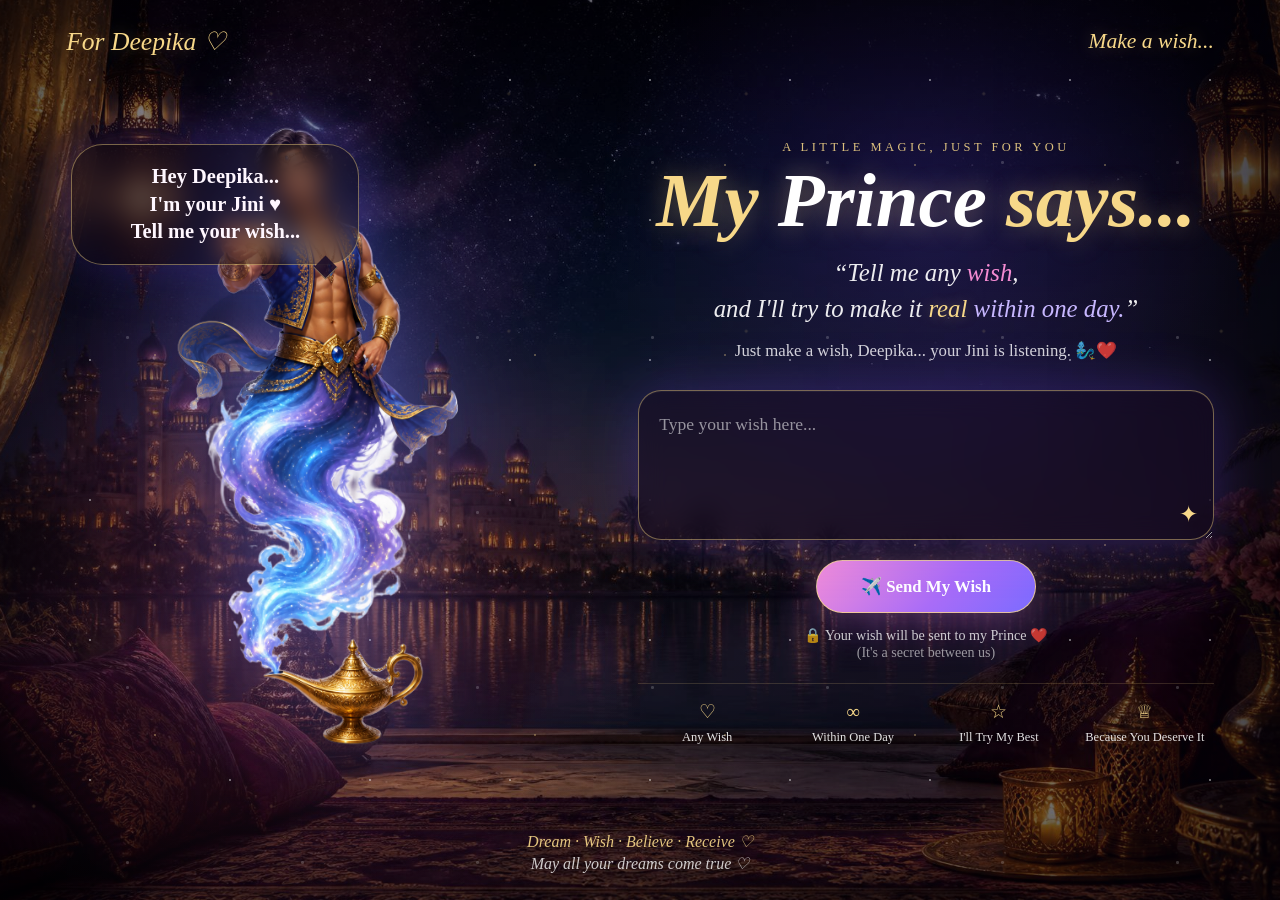
<file: Deepika_Wish_Magic_Page/Wish.html>
<!doctype html>
<html lang="en">
  <head>
    <meta charset="utf-8" />
    <meta name="viewport" content="width=device-width,initial-scale=1" />
    <meta name="theme-color" content="#12061f" />
    <title>For Deepika — Make a Wish</title>
    <style>
      :root {
        --gold: #f7d889;
        --pink: #f58bd2;
        --ink: #08030e;
        --glass: rgba(25, 11, 43, 0.48);
        --line: rgba(247, 216, 137, 0.44);
      }
      * {
        box-sizing: border-box;
      }
      html,
      body {
        margin: 0;
        min-height: 100%;
      }
      body {
        color: #fff;
        background: var(--ink);
        font-family: Georgia, "Times New Roman", serif;
        overflow-x: hidden;
      }
      button,
      textarea {
        font: inherit;
      }
      .page {
        min-height: 100svh;
        position: relative;
        isolation: isolate;
        overflow: hidden;
        background: #090412;
      }
      .bg,
      .veil,
      .stars,
      .magic-vignette {
        position: absolute;
        inset: 0;
        pointer-events: none;
      }
      .bg {
        z-index: -6;
        width: 100%;
        height: 100%;
        object-fit: cover;
        object-position: center;
        filter: saturate(0.95) brightness(0.72);
        transform: scale(1.04);
        animation: breathe 12s ease-in-out infinite alternate;
      }
      .veil {
        z-index: -5;
        background:
          radial-gradient(
            circle at 72% 23%,
            rgba(104, 74, 255, 0.2),
            transparent 28%
          ),
          radial-gradient(
            circle at 22% 64%,
            rgba(255, 97, 201, 0.18),
            transparent 34%
          ),
          linear-gradient(
            90deg,
            rgba(8, 2, 18, 0.28),
            rgba(8, 2, 18, 0.04) 48%,
            rgba(8, 2, 18, 0.48)
          );
      }
      .magic-vignette {
        z-index: -4;
        box-shadow: inset 0 0 180px 35px rgba(0, 0, 0, 0.48);
      }
      .stars:before,
      .stars:after {
        content: "";
        position: absolute;
        inset: 0;
        background-image:
          radial-gradient(
            circle,
            rgba(255, 255, 255, 0.9) 0 1px,
            transparent 1.4px
          ),
          radial-gradient(
            circle,
            rgba(247, 216, 137, 0.7) 0 1px,
            transparent 1.5px
          );
        background-size:
          140px 140px,
          190px 190px;
        background-position:
          20px 10px,
          60px 70px;
        opacity: 0.45;
        animation: driftStars 24s linear infinite;
      }
      .stars:after {
        opacity: 0.2;
        transform: scale(1.25);
        animation-duration: 34s;
        animation-direction: reverse;
      }
      .content {
        width: min(1250px, 100%);
        min-height: 100svh;
        margin: 0 auto;
        padding: clamp(1rem, 2vw, 2rem) clamp(1rem, 4vw, 3.5rem) 1.5rem;
        display: grid;
        grid-template-rows: auto 1fr auto;
        gap: 1rem;
      }
      header {
        display: flex;
        align-items: center;
        justify-content: space-between;
        gap: 1rem;
        animation: riseIn 0.9s ease both;
      }
      .brand,
      .make-wish {
        margin: 0;
        color: var(--gold);
        text-shadow: 0 0 18px rgba(247, 216, 137, 0.32);
        font-style: italic;
      }
      .brand {
        font-size: clamp(1.2rem, 2vw, 1.7rem);
      }
      .make-wish {
        font-size: clamp(1rem, 1.8vw, 1.35rem);
      }
      .main {
        display: grid;
        grid-template-columns: minmax(0, 0.95fr) minmax(0, 1.05fr);
        align-items: center;
        gap: clamp(1.2rem, 4vw, 4rem);
        min-height: 0;
      }
      .genie-side {
        position: relative;
        min-height: min(72vh, 700px);
        display: grid;
        place-items: center;
        animation: riseIn 1s 0.3s ease both;
      }
      .genie {
        width: min(100%, 560px);
        max-height: 72vh;
        object-fit: contain;
        object-position: center;
        filter: drop-shadow(0 0 55px rgba(91, 131, 255, 0.45));
        animation: genieFloat 5.5s ease-in-out infinite;
        user-select: none;
        -webkit-user-drag: none;
        transition:
          filter 0.7s ease,
          transform 0.7s ease;
      }
      .speech {
        position: absolute;
        top: 4%;
        left: 1%;
        width: min(18rem, 72%);
        padding: 1.1rem 1.3rem;
        border: 1px solid var(--line);
        border-radius: 2rem;
        background: rgba(24, 13, 40, 0.4);
        backdrop-filter: blur(12px);
        box-shadow: 0 0 55px rgba(113, 73, 255, 0.28);
        text-align: center;
        color: #fff7ff;
        animation: floatSoft 4.5s ease-in-out infinite;
      }
      .speech:after {
        content: "";
        position: absolute;
        right: 1.5rem;
        bottom: -0.8rem;
        width: 1rem;
        height: 1rem;
        background: rgba(24, 13, 40, 0.88);
        border-right: 1px solid var(--line);
        border-bottom: 1px solid var(--line);
        transform: rotate(45deg);
      }
      .speech strong {
        display: block;
        font-size: 1.28rem;
        line-height: 1.35;
      }
      .wish-panel {
        width: 100%;
        max-width: 640px;
        margin-inline: auto;
        text-align: center;
        animation: riseIn 1.1s 0.6s ease both;
      }
      .eyebrow {
        margin: 0 0 0.5rem;
        color: rgba(247, 216, 137, 0.88);
        font-size: 0.78rem;
        letter-spacing: 0.28em;
        text-transform: uppercase;
      }
      h1 {
        margin: 0;
        font-size: clamp(2.8rem, 6vw, 5.5rem);
        line-height: 0.98;
        font-style: italic;
        color: var(--gold);
        text-shadow: 0 0 26px rgba(247, 216, 137, 0.38);
      }
      h1 span {
        color: #fff;
      }
      .promise {
        margin: 1.1rem auto 0;
        max-width: 34rem;
        color: rgba(255, 255, 255, 0.92);
        font-size: clamp(1.1rem, 2.1vw, 1.55rem);
        line-height: 1.45;
        font-style: italic;
      }
      .wish-word {
        color: var(--pink);
      }
      .real-word {
        color: var(--gold);
        text-shadow: 0 0 14px rgba(247, 216, 137, 0.36);
      }
      .day-word {
        color: #c7b7ff;
      }
      .subtitle {
        margin: 0.8rem auto 0;
        color: rgba(255, 255, 255, 0.82);
        font-size: 1.05rem;
      }
      form {
        margin: 1.8rem auto 0;
      }
      .input-wrap {
        position: relative;
      }
      textarea {
        width: 100%;
        min-height: 150px;
        resize: vertical;
        padding: 1.25rem 3.4rem 1.15rem 1.25rem;
        color: #fff;
        background: var(--glass);
        border: 1px solid var(--line);
        border-radius: 1.45rem;
        outline: none;
        box-shadow:
          0 0 55px rgba(113, 73, 255, 0.28),
          inset 0 1px 0 rgba(255, 255, 255, 0.05);
        backdrop-filter: blur(14px);
        font-size: 1.1rem;
        line-height: 1.5;
      }
      textarea::placeholder {
        color: rgba(255, 255, 255, 0.55);
      }
      textarea:focus {
        border-color: rgba(247, 216, 137, 0.88);
        box-shadow:
          0 0 0 3px rgba(247, 216, 137, 0.08),
          0 0 60px rgba(135, 78, 255, 0.28);
      }
      .sparkle-icon {
        position: absolute;
        right: 1rem;
        bottom: 1rem;
        color: var(--gold);
        font-size: 1.45rem;
        pointer-events: none;
        animation: twinkle 2s ease-in-out infinite;
      }
      .send {
        border: 1px solid rgba(247, 216, 137, 0.78);
        background: linear-gradient(135deg, #f48ed7, #a96cf7 58%, #7b6bff);
        color: #fff;
        padding: 0.95rem 2rem;
        min-width: 220px;
        border-radius: 999px;
        cursor: pointer;
        margin-top: 1rem;
        box-shadow:
          0 12px 45px rgba(174, 80, 225, 0.32),
          0 0 28px rgba(247, 216, 137, 0.14);
        transition:
          transform 0.25s ease,
          filter 0.25s ease,
          box-shadow 0.25s ease;
        font-size: 1.05rem;
        font-weight: 700;
      }
      .send:hover {
        transform: translateY(-2px);
        filter: brightness(1.08);
        box-shadow:
          0 15px 55px rgba(174, 80, 225, 0.42),
          0 0 34px rgba(247, 216, 137, 0.22);
      }
      .send:disabled {
        cursor: wait;
        opacity: 0.72;
      }
      .privacy {
        margin: 0.85rem 0 0;
        color: rgba(255, 255, 255, 0.78);
        font-size: 0.88rem;
      }
      .promise-row {
        margin-top: 1.4rem;
        padding-top: 1rem;
        border-top: 1px solid rgba(247, 216, 137, 0.16);
        display: grid;
        grid-template-columns: repeat(4, 1fr);
        gap: 0.5rem;
      }
      .promise-item {
        min-width: 0;
        color: rgba(255, 255, 255, 0.88);
        font-size: 0.78rem;
        line-height: 1.3;
      }
      .promise-item .icon {
        display: block;
        color: var(--gold);
        font-size: 1.2rem;
        margin-bottom: 0.25rem;
        animation: twinkle 2.8s ease-in-out infinite;
      }
      footer {
        text-align: center;
        animation: riseIn 1s 1s ease both;
      }
      footer p {
        margin: 0.2rem 0;
        color: rgba(255, 255, 255, 0.78);
        font-style: italic;
      }
      footer p:first-child {
        color: rgba(247, 216, 137, 0.9);
      }
      .magic-overlay {
        position: fixed;
        inset: 0;
        z-index: 50;
        display: grid;
        place-items: center;
        background:
          radial-gradient(
            circle at center,
            rgba(80, 45, 160, 0.26),
            rgba(5, 2, 12, 0.86) 64%
          ),
          rgba(3, 1, 8, 0.62);
        opacity: 0;
        visibility: hidden;
        pointer-events: none;
        transition:
          opacity 0.35s ease,
          visibility 0.35s ease;
        overflow: hidden;
      }
      .magic-overlay.active {
        opacity: 1;
        visibility: visible;
      }
      .magic-core {
        position: relative;
        width: min(88vw, 520px);
        height: min(88vw, 520px);
        display: grid;
        place-items: center;
      }
      .magic-ring,
      .magic-ring:before,
      .magic-ring:after {
        position: absolute;
        border-radius: 50%;
        border: 1px solid rgba(247, 216, 137, 0.72);
      }
      .magic-ring {
        inset: 10%;
        box-shadow:
          0 0 30px rgba(247, 216, 137, 0.18),
          inset 0 0 30px rgba(247, 216, 137, 0.12);
        animation: spin 3s linear infinite;
      }
      .magic-ring:before {
        content: "";
        inset: 10%;
        border-style: dashed;
        border-color: rgba(120, 180, 255, 0.62);
        animation: spinReverse 2.2s linear infinite;
      }
      .magic-ring:after {
        content: "";
        inset: 24%;
        border-color: rgba(245, 139, 210, 0.54);
        animation: pulseRing 1s ease-in-out infinite;
      }
      .magic-orb {
        width: 130px;
        height: 130px;
        border-radius: 50%;
        background: radial-gradient(
          circle at 35% 30%,
          #fff,
          rgba(255, 255, 255, 0.8) 5%,
          rgba(247, 216, 137, 0.95) 18%,
          rgba(172, 102, 255, 0.74) 50%,
          rgba(70, 180, 255, 0.16) 72%,
          transparent 74%
        );
        box-shadow:
          0 0 45px rgba(247, 216, 137, 0.62),
          0 0 100px rgba(119, 96, 255, 0.52);
        animation: orbPulse 1.1s ease-in-out infinite;
      }
      .magic-text {
        position: absolute;
        bottom: 3rem;
        width: 100%;
        text-align: center;
        padding-inline: 1rem;
      }
      .magic-text h2 {
        margin: 0;
        font-size: clamp(1.6rem, 4vw, 2.5rem);
        color: var(--gold);
        text-shadow: 0 0 22px rgba(247, 216, 137, 0.42);
      }
      .magic-text p {
        margin: 0.5rem auto 0;
        color: rgba(255, 255, 255, 0.86);
        font-size: 1rem;
      }
      .magic-burst {
        position: absolute;
        width: 14px;
        height: 14px;
        border-radius: 50%;
        background: #fff;
        box-shadow:
          0 0 10px #fff,
          0 0 24px var(--gold),
          0 0 40px var(--pink);
        opacity: 0;
      }
      .magic-overlay.active .magic-burst {
        animation: burst 1.7s ease-out forwards;
      }
      .success-panel {
        position: fixed;
        inset: 0;
        z-index: 70;
        display: grid;
        place-items: center;
        padding: 1.2rem;
        background: rgba(3, 1, 8, 0.72);
        backdrop-filter: blur(12px);
        opacity: 0;
        visibility: hidden;
        pointer-events: none;
        transition:
          opacity 0.4s ease,
          visibility 0.4s ease;
      }
      .success-panel.show {
        opacity: 1;
        visibility: visible;
        pointer-events: auto;
      }
      .success-card {
        width: min(560px, 100%);
        padding: 2rem;
        border: 1px solid var(--line);
        border-radius: 2rem;
        background: linear-gradient(
          180deg,
          rgba(27, 13, 46, 0.82),
          rgba(12, 6, 23, 0.92)
        );
        box-shadow: 0 0 70px rgba(116, 76, 255, 0.32);
        text-align: center;
        animation: successIn 0.7s cubic-bezier(0.16, 1, 0.3, 1) both;
      }
      .success-icon {
        width: 72px;
        height: 72px;
        margin: 0 auto 1rem;
        display: grid;
        place-items: center;
        border-radius: 50%;
        background: radial-gradient(
          circle,
          rgba(247, 216, 137, 0.28),
          rgba(147, 91, 255, 0.09)
        );
        border: 1px solid rgba(247, 216, 137, 0.55);
        font-size: 2rem;
        box-shadow: 0 0 35px rgba(247, 216, 137, 0.2);
      }
      .success-card h3 {
        margin: 0;
        color: var(--gold);
        font-size: clamp(1.7rem, 4vw, 2.45rem);
      }
      .success-card p {
        margin: 0.75rem 0 1.1rem;
        color: rgba(255, 255, 255, 0.84);
        line-height: 1.55;
      }
      .continue {
        border: 1px solid var(--line);
        background: rgba(255, 255, 255, 0.06);
        color: #fff;
        border-radius: 999px;
        padding: 0.85rem 1.5rem;
        cursor: pointer;
        transition:
          transform 0.2s ease,
          background 0.2s ease;
      }
      .continue:hover {
        transform: translateY(-2px);
        background: rgba(255, 255, 255, 0.11);
      }
      .toast {
        position: fixed;
        left: 50%;
        bottom: 1.25rem;
        z-index: 90;
        transform: translate(-50%, 1rem);
        background: rgba(18, 8, 32, 0.92);
        border: 1px solid rgba(255, 143, 143, 0.42);
        color: #fff;
        padding: 0.8rem 1rem;
        border-radius: 999px;
        opacity: 0;
        pointer-events: none;
        transition:
          opacity 0.25s ease,
          transform 0.25s ease;
        max-width: min(92vw, 560px);
        text-align: center;
        box-shadow: 0 0 30px rgba(0, 0, 0, 0.35);
      }
      .toast.show {
        opacity: 1;
        transform: translate(-50%, 0);
      }
      @keyframes breathe {
        from {
          transform: scale(1.04);
        }
        to {
          transform: scale(1.085);
        }
      }
      @keyframes riseIn {
        from {
          opacity: 0;
          transform: translateY(22px);
        }
        to {
          opacity: 1;
          transform: translateY(0);
        }
      }
      @keyframes genieFloat {
        0%,
        100% {
          transform: translateY(0) rotate(0);
        }
        50% {
          transform: translateY(-10px) rotate(0.7deg);
        }
      }
      @keyframes floatSoft {
        0%,
        100% {
          transform: translateY(0);
        }
        50% {
          transform: translateY(-7px);
        }
      }
      @keyframes twinkle {
        0%,
        100% {
          opacity: 0.6;
          transform: scale(0.94);
        }
        50% {
          opacity: 1;
          transform: scale(1.12);
        }
      }
      @keyframes driftStars {
        from {
          transform: translate3d(0, 0, 0);
        }
        to {
          transform: translate3d(30px, 18px, 0);
        }
      }
      @keyframes spin {
        to {
          transform: rotate(360deg);
        }
      }
      @keyframes spinReverse {
        to {
          transform: rotate(-360deg);
        }
      }
      @keyframes pulseRing {
        0%,
        100% {
          transform: scale(0.92);
          opacity: 0.55;
        }
        50% {
          transform: scale(1.06);
          opacity: 1;
        }
      }
      @keyframes orbPulse {
        0%,
        100% {
          transform: scale(0.9);
        }
        50% {
          transform: scale(1.08);
        }
      }
      @keyframes burst {
        0% {
          opacity: 1;
          transform: translate(0, 0) scale(1);
        }
        100% {
          opacity: 0;
          transform: translate(calc(var(--dx) * 1px), calc(var(--dy) * 1px))
            scale(0.2);
        }
      }
      @keyframes successIn {
        from {
          transform: translateY(22px) scale(0.97);
          opacity: 0;
        }
        to {
          transform: translateY(0) scale(1);
          opacity: 1;
        }
      }
      @media (max-width: 900px) {
        .content {
          padding-inline: 1rem;
        }
        .main {
          grid-template-columns: 1fr;
          gap: 0.5rem;
          align-content: center;
        }
        .genie-side {
          min-height: 42svh;
          max-height: 46svh;
        }
        .genie {
          width: min(94%, 460px);
          max-height: 44svh;
        }
        .speech {
          top: 0;
          left: 0;
          width: min(16rem, 68vw);
          padding: 0.9rem 1rem;
        }
        .speech strong {
          font-size: 1.04rem;
        }
        .wish-panel {
          max-width: 720px;
        }
        h1 {
          font-size: clamp(2.55rem, 10vw, 4.2rem);
        }
        .promise {
          font-size: 1.05rem;
          margin-top: 0.7rem;
        }
        form {
          margin-top: 1rem;
        }
        textarea {
          min-height: 120px;
        }
        .promise-row {
          margin-top: 0.9rem;
          gap: 0.3rem;
        }
        .promise-item {
          font-size: 0.7rem;
        }
      }
      @media (max-width: 560px) {
        header {
          align-items: flex-start;
        }
        .make-wish {
          display: none;
        }
        .genie-side {
          min-height: 37svh;
          max-height: 41svh;
        }
        .genie {
          max-height: 39svh;
        }
        .speech {
          width: 13.5rem;
        }
        .speech strong {
          font-size: 0.96rem;
        }
        textarea {
          font-size: 1rem;
          min-height: 112px;
        }
        .send {
          width: 100%;
          min-width: 0;
        }
        .privacy {
          font-size: 0.8rem;
        }
        footer p:first-child {
          font-size: 0.92rem;
        }
        footer p:last-child {
          font-size: 0.8rem;
        }
        .success-card {
          padding: 1.4rem;
        }
      }
      @media (prefers-reduced-motion: reduce) {
        *,
        *::before,
        *::after {
          animation-duration: 0.001ms !important;
          animation-iteration-count: 1 !important;
          scroll-behavior: auto !important;
        }
      }
    </style>
  </head>
  <body>
    <main class="page">
      <img
        class="bg"
        src="./assets/night-terrace.jpg"
        alt=""
        aria-hidden="true"
      />
      <div class="veil"></div>
      <div class="stars"></div>
      <div class="magic-vignette"></div>
      <div class="content">
        <header>
          <p class="brand">For Deepika ♡</p>
          <p class="make-wish">Make a wish...</p>
        </header>
        <section class="main">
          <div class="genie-side">
            <img
              class="genie"
              src="./assets/genie-prince.png"
              alt="Magical genie prince rising from a golden lamp"
            />
            <div class="speech">
              <strong
                >Hey Deepika...<br />I'm your Jini ♥<br />Tell me your
                wish...</strong
              >
            </div>
          </div>
          <section class="wish-panel" aria-labelledby="wishTitle">
            <p class="eyebrow">A little magic, just for you</p>
            <h1 id="wishTitle">My <span>Prince</span> says...</h1>
            <p class="promise">
              “Tell me any <span class="wish-word">wish</span>,<br />and I'll
              try to make it <span class="real-word">real</span>
              <span class="day-word">within one day.</span>”
            </p>
            <p class="subtitle">
              Just make a wish, Deepika... your Jini is listening. 🧞‍♂️❤️
            </p>
            <form id="wishForm" novalidate>
              <div class="input-wrap">
                <textarea
                  id="wishInput"
                  rows="4"
                  maxlength="2000"
                  placeholder="Type your wish here..."
                  aria-label="Your wish"
                ></textarea
                ><span class="sparkle-icon">✦</span>
              </div>
              <button class="send" id="sendWish" type="submit">
                ✈️ Send My Wish
              </button>
            </form>
            <p class="privacy">
              🔒 Your wish will be sent to my Prince ❤️<br /><span
                style="opacity: 0.72"
                >(It's a secret between us)</span
              >
            </p>
            <div class="promise-row">
              <div class="promise-item">
                <span class="icon">♡</span>Any Wish
              </div>
              <div class="promise-item">
                <span class="icon">∞</span>Within One Day
              </div>
              <div class="promise-item">
                <span class="icon">☆</span>I'll Try My Best
              </div>
              <div class="promise-item">
                <span class="icon">♕</span>Because You Deserve It
              </div>
            </div>
          </section>
        </section>
        <footer>
          <p>Dream · Wish · Believe · Receive ♡</p>
          <p>May all your dreams come true ♡</p>
        </footer>
      </div>
      <div class="magic-overlay" id="magicOverlay" aria-hidden="true">
        <div class="magic-core">
          <div class="magic-ring"></div>
          <div class="magic-orb"></div>
          <div id="burstField"></div>
          <div class="magic-text">
            <h2>Your wish is on its way ✨</h2>
            <p>Keep it safe in your heart...</p>
          </div>
        </div>
      </div>
      <div class="success-panel" id="successPanel" aria-hidden="true">
        <div class="success-card">
          <div class="success-icon">💌</div>
          <h3>Your wish has reached me ❤️</h3>
          <p>Your Jini has received it. Now let the magic begin...</p>
          <button class="continue" id="continueBtn" type="button">
            Continue the magic ✨
          </button>
        </div>
      </div>
      <div class="toast" id="toast" role="status" aria-live="polite"></div>
    </main>
    <audio
      id="magicAudio"
      preload="auto"
      src="./assets/sounds/magic-wish.mp3"
    ></audio>
    <script>
      const WISH_MAIL_ENDPOINT = "";
      const WISH_EMAIL = "YOUR_EMAIL@example.com";
      const NEXT_PAGE = "letter.html";
      const form = document.getElementById("wishForm"),
        input = document.getElementById("wishInput"),
        sendBtn = document.getElementById("sendWish"),
        overlay = document.getElementById("magicOverlay"),
        successPanel = document.getElementById("successPanel"),
        continueBtn = document.getElementById("continueBtn"),
        magicAudio = document.getElementById("magicAudio"),
        burstField = document.getElementById("burstField"),
        toast = document.getElementById("toast"),
        genie = document.querySelector(".genie");
      let submitting = false,
        toastTimer = null;
      function showToast(m) {
        clearTimeout(toastTimer);
        toast.textContent = m;
        toast.classList.add("show");
        toastTimer = setTimeout(() => toast.classList.remove("show"), 3200);
      }
      function burstMagic() {
        burstField.innerHTML = "";
        const count = innerWidth < 600 ? 28 : 44,
          radius = Math.min(innerWidth, innerHeight) * 0.34;
        for (let i = 0; i < count; i++) {
          const d = document.createElement("span");
          d.className = "magic-burst";
          const a = (Math.PI * 2 * i) / count + (Math.random() - 0.5) * 0.35,
            dist = radius * (0.45 + Math.random() * 0.75);
          d.style.setProperty("--dx", Math.cos(a) * dist);
          d.style.setProperty("--dy", Math.sin(a) * dist);
          d.style.animationDelay = `${Math.random() * 0.25}s`;
          burstField.appendChild(d);
        }
      }
      async function playMagicAudio() {
        magicAudio.currentTime = 0;
        try {
          await magicAudio.play();
        } catch (e) {}
      }
      function animateGenie() {
        genie.style.filter =
          "drop-shadow(0 0 65px rgba(100,180,255,.85)) drop-shadow(0 0 100px rgba(245,139,210,.42))";
        genie.style.transform = "scale(1.045) rotate(-1deg)";
        setTimeout(() => {
          genie.style.filter = "";
          genie.style.transform = "";
        }, 1600);
      }
      async function sendWish(wish) {
        if (typeof window.submitWish === "function") {
          await window.submitWish(wish);
          return;
        }
        if (WISH_MAIL_ENDPOINT) {
          const r = await fetch(WISH_MAIL_ENDPOINT, {
            method: "POST",
            headers: { "Content-Type": "application/json" },
            body: JSON.stringify({
              name: "Deepika",
              wish,
              sentAt: new Date().toISOString(),
              source: "Deepika Birthday Wish Chamber",
            }),
          });
          if (!r.ok) throw new Error(`Mail endpoint returned ${r.status}`);
          return;
        }
        if (WISH_EMAIL && !WISH_EMAIL.includes("YOUR_EMAIL")) {
          const subject = encodeURIComponent("💌 A New Wish From Deepika"),
            body = encodeURIComponent(
              `A new wish was sent from Deepika's birthday wish chamber.\n\nWish:\n${wish}\n\nSent at: ${new Date().toLocaleString()}`,
            );
          location.href = `mailto:${WISH_EMAIL}?subject=${subject}&body=${body}`;
        }
      }
      form.addEventListener("submit", async (e) => {
        e.preventDefault();
        if (submitting) return;
        const wish = input.value.trim();
        if (!wish) {
          input.focus();
          showToast("Write your wish first, Deepika ✨");
          return;
        }
        submitting = true;
        sendBtn.disabled = true;
        sendBtn.textContent = "✨ Making a little magic...";
        await playMagicAudio();
        try {
          await sendWish(wish);
          overlay.classList.add("active");
          burstMagic();
          animateGenie();
          setTimeout(() => {
            overlay.classList.remove("active");
            successPanel.classList.add("show");
            successPanel.setAttribute("aria-hidden", "false");
            input.value = "";
          }, 2350);
        } catch (err) {
          console.error(err);
          showToast("The magic paused. Please try sending your wish again.");
        } finally {
          setTimeout(() => {
            submitting = false;
            sendBtn.disabled = false;
            sendBtn.textContent = "✈️ Send My Wish";
          }, 2600);
        }
      });
      continueBtn.addEventListener("click", () => {
        location.href = NEXT_PAGE;
      });
      input.addEventListener("keydown", (e) => {
        if ((e.ctrlKey || e.metaKey) && e.key === "Enter") form.requestSubmit();
      });
    </script>
  </body>
</html>
</file>
<file: css/style.css>
:root { --ink:#211b2d; --muted:#716a7c; --line:rgba(71,48,111,.12); --pink:#ec7fb6; --purple:#8066db; --sky:#73bdf2; --soft-red:#e87885; }
* { box-sizing:border-box; }
html { min-height:100%; background:#faf8ff; }
body { min-width:320px; min-height:100vh; margin:0; overflow-x:hidden; color:var(--ink); font-family:Inter,system-ui,sans-serif; background:linear-gradient(135deg,#fcfaff 0%,#f4f7ff 48%,#fffafd 100%); }
button, textarea { font:inherit; }
.ambient { position:fixed; inset:0; overflow:hidden; pointer-events:none; z-index:-1; }
.orb { position:absolute; border-radius:50%; filter:blur(16px); opacity:.45; animation:drift 18s ease-in-out infinite alternate; }
.orb-one { width:31rem; height:31rem; top:-12rem; left:-12rem; background:radial-gradient(circle,#e49ed5,transparent 68%); }
.orb-two { width:34rem; height:34rem; right:-16rem; top:18%; background:radial-gradient(circle,#91caf8,transparent 67%); animation-delay:-9s; }
.orb-three { width:26rem; height:26rem; bottom:-12rem; left:28%; background:radial-gradient(circle,#b4a3f1,transparent 68%); animation-delay:-4s; }
.reflection { position:absolute; border:1px solid rgba(255,255,255,.75); border-radius:50%; filter:blur(1px); transform:rotate(-25deg); opacity:.48; animation:float 16s ease-in-out infinite; }
.reflection-one { width:44vw; height:7vw; top:14%; left:-10vw; }.reflection-two { width:36vw; height:6vw; right:-11vw; bottom:18%; animation-delay:-8s; }
.particles { position:absolute; inset:0; opacity:.45; background-image:radial-gradient(circle,rgba(120,101,205,.45) 1px,transparent 1.5px); background-size:96px 96px; mask-image:linear-gradient(to bottom,transparent,black 15%,black 85%,transparent); animation:particleMove 22s linear infinite; }
.portal-frame { min-height:100vh; display:grid; place-items:center; padding:28px 20px; }
.feedback-panel { width:min(100%,600px); padding:clamp(28px,6vw,52px); border:1px solid rgba(255,255,255,.88); border-radius:32px; background:linear-gradient(145deg,rgba(255,255,255,.8),rgba(255,255,255,.58)); box-shadow:0 26px 80px rgba(74,54,125,.13), inset 0 1px rgba(255,255,255,.9); backdrop-filter:blur(22px); -webkit-backdrop-filter:blur(22px); animation:enter .7s cubic-bezier(.2,.8,.2,1) both; }
.brand { display:flex; align-items:center; justify-content:center; gap:11px; margin-bottom:40px; text-align:left; }.brand-logo { width:42px; height:42px; border-radius:13px; object-fit:cover; box-shadow:0 8px 18px rgba(91,63,143,.16); }.brand-name,.brand-tag { margin:0; }.brand-name { font-size:.9rem; font-weight:700; letter-spacing:-.02em; }.brand-tag { margin-top:2px; color:var(--muted); font-size:.71rem; }
.intro { text-align:center; }.intro h1 { margin:0; font-size:clamp(2rem,6vw,2.75rem); letter-spacing:-.065em; line-height:1.06; }.intro p { margin:15px auto 34px; max-width:380px; color:var(--muted); font-size:1rem; line-height:1.55; }
.rating-fieldset { border:0; margin:0; padding:0; }.rating-fieldset legend { width:100%; margin-bottom:14px; color:#4b4357; font-size:.86rem; font-weight:600; text-align:center; }.emoji-options { display:grid; grid-template-columns:repeat(5,1fr); gap:8px; }.emoji { aspect-ratio:1; min-width:0; border:1px solid var(--line); border-radius:18px; background:rgba(255,255,255,.48); cursor:pointer; font-size:1.42rem; line-height:1; transition:transform .22s ease,box-shadow .22s ease,background .22s ease,border-color .22s ease; }.emoji:hover { transform:translateY(-4px) scale(1.06); border-color:rgba(128,102,219,.3); box-shadow:0 12px 24px rgba(117,86,192,.16); }.emoji:active { transform:scale(.91); }.emoji.selected { background:linear-gradient(140deg,rgba(236,127,182,.18),rgba(115,189,242,.22)); border-color:rgba(128,102,219,.42); box-shadow:0 9px 22px rgba(128,102,219,.22),0 0 0 3px rgba(236,127,182,.1); animation:bounce .42s ease; }
.feedback-input { margin-top:28px; }.feedback-input label { display:block; margin-bottom:10px; color:#4b4357; font-size:.86rem; font-weight:600; }.feedback-input textarea { display:block; width:100%; min-height:150px; padding:18px; resize:vertical; border:1px solid var(--line); border-radius:20px; outline:0; color:var(--ink); background:rgba(255,255,255,.55); box-shadow:inset 0 1px rgba(255,255,255,.85); line-height:1.55; transition:border-color .25s,box-shadow .25s,background .25s; }.feedback-input textarea::placeholder { color:#9a93a5; transition:transform .25s,opacity .25s; }.feedback-input textarea:focus { border-color:rgba(128,102,219,.55); background:rgba(255,255,255,.78); box-shadow:0 0 0 4px rgba(128,102,219,.12),0 14px 35px rgba(112,89,177,.1); }.feedback-input textarea:focus::placeholder { transform:translateX(4px); opacity:.6; }.char-counter { margin:9px 2px 0; color:var(--muted); font-size:.78rem; text-align:right; }
.submit-button { position:relative; width:100%; min-height:58px; margin-top:25px; overflow:hidden; border:0; border-radius:18px; color:white; background:linear-gradient(110deg,#dc78b1,#9c73d8 48%,#67b4ed); box-shadow:0 16px 28px rgba(133,93,197,.29); cursor:pointer; font-weight:700; transition:transform .22s,box-shadow .22s,opacity .22s; }.submit-button::after { position:absolute; top:-125%; left:-25%; width:35%; height:350%; content:""; background:rgba(255,255,255,.24); transform:rotate(24deg); transition:left .55s ease; }.submit-button:hover:not(:disabled) { transform:translateY(-3px); box-shadow:0 21px 35px rgba(133,93,197,.37); }.submit-button:hover:not(:disabled)::after { left:110%; }.submit-button:active:not(:disabled) { transform:translateY(0) scale(.985); }.submit-button:disabled { cursor:wait; opacity:.74; }.spinner { display:none; width:17px; height:17px; margin-left:9px; vertical-align:-3px; border:2px solid rgba(255,255,255,.4); border-top-color:#fff; border-radius:50%; animation:spin .7s linear infinite; }.submit-button.is-loading .spinner { display:inline-block; }.result { min-height:24px; margin:15px 0 -2px; color:var(--muted); font-size:.88rem; line-height:1.5; text-align:center; }.privacy { margin:35px auto 0; max-width:410px; color:#817889; font-size:.75rem; line-height:1.55; text-align:center; }.privacy span { margin-right:5px; color:var(--purple); font-size:1rem; }
button:focus-visible,textarea:focus-visible { outline:3px solid rgba(105,172,235,.48); outline-offset:3px; }
@keyframes enter { from { opacity:0; transform:translateY(18px) scale(.985); } to { opacity:1; transform:none; } } @keyframes drift { to { transform:translate3d(30px,24px,0) scale(1.1); } } @keyframes float { 50% { transform:rotate(-19deg) translateY(25px); } } @keyframes particleMove { to { background-position:96px 96px; } } @keyframes bounce { 50% { transform:translateY(-6px) scale(1.12); } } @keyframes spin { to { transform:rotate(360deg); } }
@keyframes magicPulse { 0% { transform: scale(1); } 50% { transform: scale(1.02); box-shadow: 0 30px 90px rgba(128,102,219,.5), inset 0 0 30px rgba(236,127,182,.4); } 100% { transform: scale(1); } }
.feedback-panel.secret-unlocked { border-color: rgba(128,102,219,.7); box-shadow: 0 30px 90px rgba(128,102,219,.4), inset 0 0 20px rgba(236,127,182,.3); animation: magicPulse .8s ease-in-out forwards; }
@media (max-width:430px) { .portal-frame { padding:16px; }.feedback-panel { padding:30px 21px; border-radius:26px; }.brand { margin-bottom:32px; }.intro p { margin-bottom:28px; }.emoji-options { gap:6px; }.emoji { border-radius:15px; font-size:1.25rem; }.feedback-input { margin-top:24px; } }
@media (prefers-reduced-motion:reduce) { *,*::before,*::after { animation-duration:.01ms !important; animation-iteration-count:1 !important; scroll-behavior:auto !important; transition-duration:.01ms !important; } }
</file>
<file: css/polish.css>
/* Shared finishing layer: motion, focus treatment, and responsive safeguards. */
:root { --premium-pink:#ed8fbd; --premium-lavender:#b8a4ef; --premium-purple:#7d61c3; --premium-sky:#7dc3ef; --premium-gold:#f0cb76; --premium-ink:#1d1732; }
/* HTML background is specified per page theme */
body { font-family:Poppins,Inter,system-ui,sans-serif; opacity:0; transition:opacity .62s ease,filter .62s ease; }
body.page-ready { opacity:1; }
body.page-leaving { opacity:0; filter:blur(3px); pointer-events:none; }
img { max-width:100%; height:auto; }
button, textarea, input { -webkit-tap-highlight-color:transparent; }
button:focus-visible, a:focus-visible, textarea:focus-visible, input:focus-visible { outline:3px solid var(--premium-sky)!important; outline-offset:3px; }
@media (max-width:480px) { button { min-height:44px; } }
@media (prefers-reduced-motion:reduce) { *,*::before,*::after { scroll-behavior:auto!important; animation-duration:.01ms!important; animation-iteration-count:1!important; transition-duration:.01ms!important; } body { transition-duration:.01ms!important; } }
</file>
